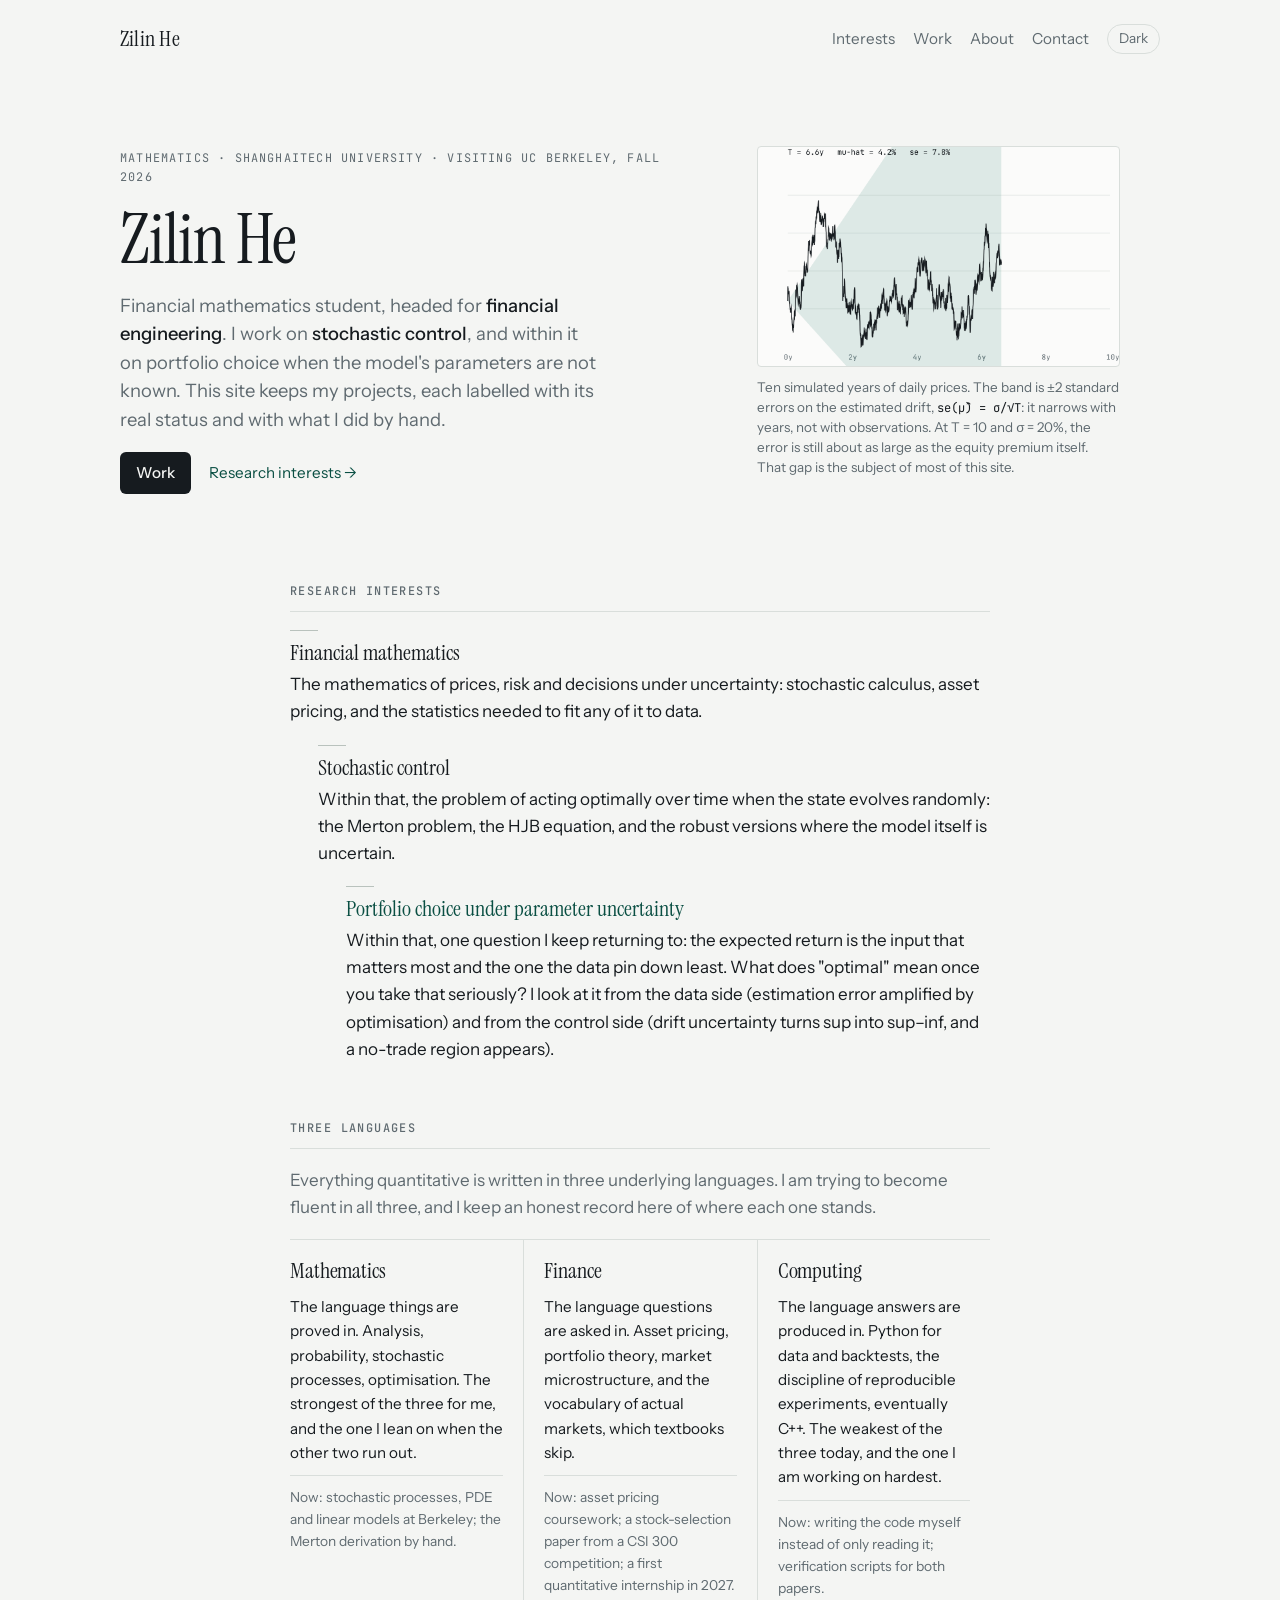
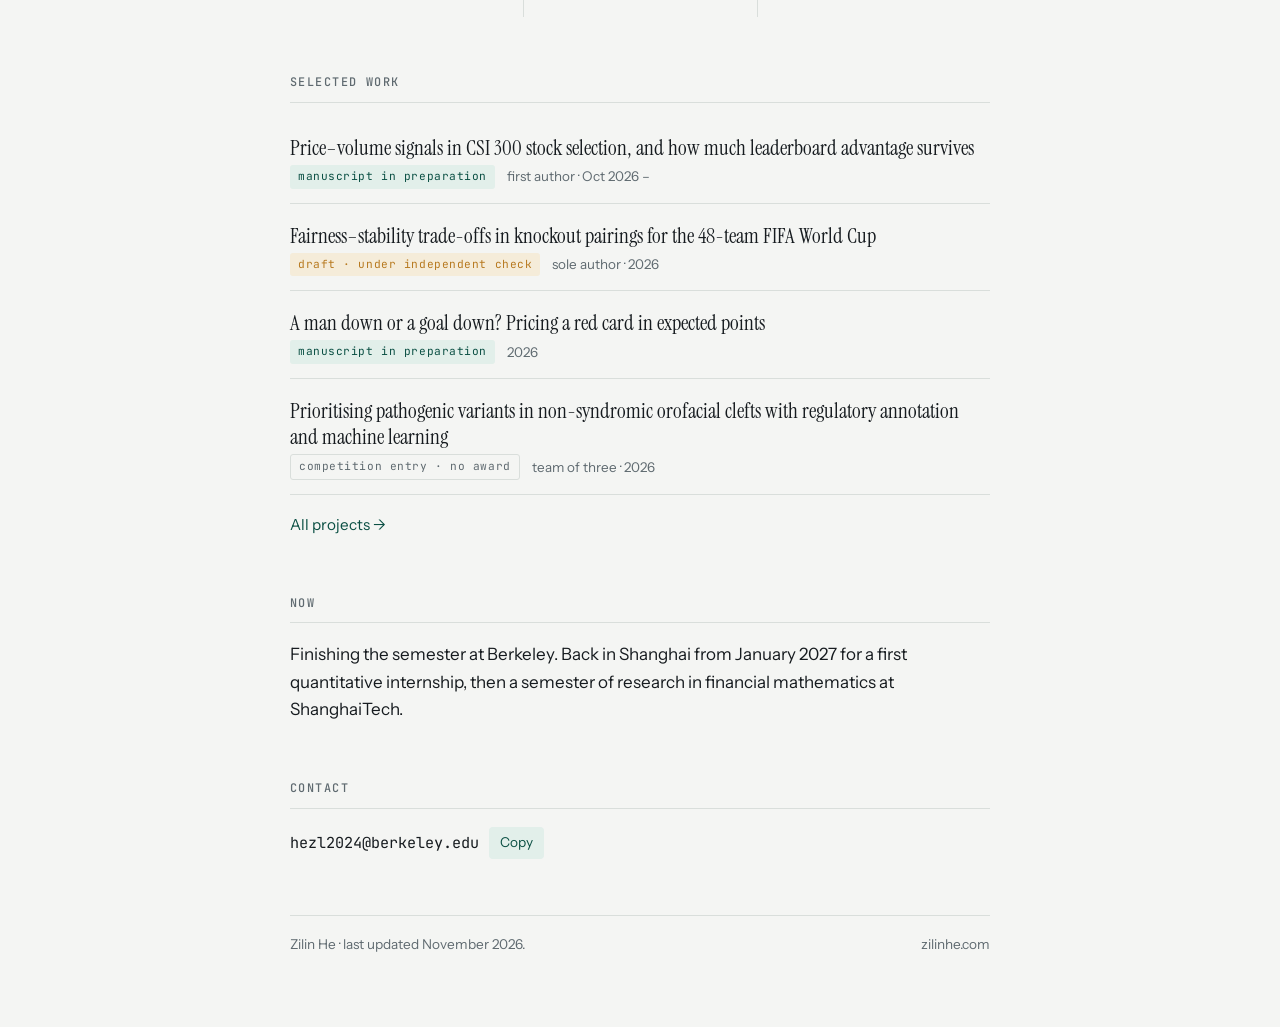
<file: index.html>
<!DOCTYPE html>
<html lang="en">
<head>
<meta charset="utf-8">
<meta name="viewport" content="width=device-width, initial-scale=1">
<title>Zilin He</title>
<meta name="description" content="Zilin He — mathematics undergraduate at ShanghaiTech University, visiting UC Berkeley. Portfolio choice under parameter uncertainty, quantitative research.">
<link rel="canonical" href="https://zilinhe.com/">
<meta property="og:type" content="website"><meta property="og:title" content="Zilin He"><meta property="og:description" content="Zilin He — mathematics undergraduate at ShanghaiTech University, visiting UC Berkeley. Portfolio choice under parameter uncertainty, quantitative research."><meta property="og:url" content="https://zilinhe.com/"><meta property="og:site_name" content="Zilin He">
<meta name="twitter:card" content="summary">
<link rel="icon" href="data:image/svg+xml,%3Csvg xmlns=%22http://www.w3.org/2000/svg%22 viewBox=%220 0 32 32%22%3E%3Crect width=%2232%22 height=%2232%22 rx=%226%22 fill=%22%230f6b5a%22/%3E%3Ctext x=%2216%22 y=%2222%22 font-family=%22Georgia,serif%22 font-size=%2217%22 font-weight=%22600%22 fill=%22white%22 text-anchor=%22middle%22%3EZH%3C/text%3E%3C/svg%3E">
<link rel="stylesheet" href="https://fonts.googleapis.com/css2?family=Instrument+Serif:ital@0;1&family=Instrument+Sans:wght@400;500;600&family=JetBrains+Mono:wght@400;500&display=swap">
<link rel="stylesheet" href="style.css?v=3b06a5097f8a">
<script type="application/ld+json">{"@context":"https://schema.org","@type":"Person","name":"Zilin He","url":"https://zilinhe.com/","email":"mailto:hezl2024@berkeley.edu","affiliation":[{"@type":"CollegeOrUniversity","name":"ShanghaiTech University"},{"@type":"CollegeOrUniversity","name":"University of California, Berkeley"}],"jobTitle":"Mathematics undergraduate","knowsAbout":["portfolio choice","quantitative research","combinatorial optimization"]}</script>
</head>
<body>
<div class="top"><a class="brand" href="index.html">Zilin He</a><nav><a href="index.html#interests">Interests</a><a href="projects/index.html">Work</a><a href="about.html">About</a><a href="index.html#contact">Contact</a><button type="button" id="theme" aria-label="Toggle color theme">Theme</button></nav></div>
<div class="hero">
<div class="hero-text">
<div class="eyebrow">Mathematics · ShanghaiTech University · visiting UC Berkeley, Fall 2026</div>
<h1>Zilin He</h1>
<p class="lede">Financial mathematics student, headed for <b>financial engineering</b>. I work on <b>stochastic control</b>, and within it on portfolio choice when the model's parameters are not known. This site keeps my projects, each labelled with its real status and with what I did by hand.</p>
<div class="hero-actions"><a class="btn" href="projects/index.html">Work</a><a href="#interests">Research interests</a></div>
</div>
<figure class="sketch"><canvas id="sk" width="560" height="340" aria-label="A simulated ten-year price path with the shrinking confidence band for its estimated drift"></canvas>
<figcaption>Ten simulated years of daily prices. The band is ±2 standard errors on the estimated drift, <span class="f">se(μ̂) = σ/√T</span>: it narrows with years, not with observations. At T = 10 and σ = 20%, the error is still about as large as the equity premium itself. That gap is the subject of most of this site.</figcaption></figure>
</div>
<div class="wrap">
<section id="interests"><h2>Research interests</h2>
<ol class="nest">
<li><span class="lvl">Financial mathematics</span><p>The mathematics of prices, risk and decisions under uncertainty: stochastic calculus, asset pricing, and the statistics needed to fit any of it to data.</p></li>
<li><span class="lvl">Stochastic control</span><p>Within that, the problem of acting optimally over time when the state evolves randomly: the Merton problem, the HJB equation, and the robust versions where the model itself is uncertain.</p></li>
<li><span class="lvl">Portfolio choice under parameter uncertainty</span><p>Within that, one question I keep returning to: the expected return is the input that matters most and the one the data pin down least. What does "optimal" mean once you take that seriously? I look at it from the data side (estimation error amplified by optimisation) and from the control side (drift uncertainty turns sup into sup–inf, and a no-trade region appears).</p></li>
</ol></section>

<section id="languages"><h2>Three languages</h2>
<p class="intro">Everything quantitative is written in three underlying languages. I am trying to become fluent in all three, and I keep an honest record here of where each one stands.</p>
<div class="langs">
<div class="lang"><h3>Mathematics</h3><p>The language things are proved in. Analysis, probability, stochastic processes, optimisation. The strongest of the three for me, and the one I lean on when the other two run out.</p><p class="stand">Now: stochastic processes, PDE and linear models at Berkeley; the Merton derivation by hand.</p></div>
<div class="lang"><h3>Finance</h3><p>The language questions are asked in. Asset pricing, portfolio theory, market microstructure, and the vocabulary of actual markets, which textbooks skip.</p><p class="stand">Now: asset pricing coursework; a stock-selection paper from a CSI 300 competition; a first quantitative internship in 2027.</p></div>
<div class="lang"><h3>Computing</h3><p>The language answers are produced in. Python for data and backtests, the discipline of reproducible experiments, eventually C++. The weakest of the three today, and the one I am working on hardest.</p><p class="stand">Now: writing the code myself instead of only reading it; verification scripts for both papers.</p></div>
</div></section>

<section id="work"><h2>Selected work</h2>
<ul class="worklist"><li><a href="projects/csi300.html">Price–volume signals in CSI 300 stock selection, and how much leaderboard advantage survives</a><span class="meta"><span class="tag prep">manuscript in preparation</span><span>first author · Oct 2026 –</span></span></li><li><a href="projects/worldcup.html">Fairness–stability trade-offs in knockout pairings for the 48-team FIFA World Cup</a><span class="meta"><span class="tag draft">draft · under independent check</span><span>sole author · 2026</span></span></li><li><a href="projects/redcard.html">A man down or a goal down? Pricing a red card in expected points</a><span class="meta"><span class="tag prep">manuscript in preparation</span><span>2026</span></span></li><li><a href="projects/gwas-clefts.html">Prioritising pathogenic variants in non-syndromic orofacial clefts with regulatory annotation and machine learning</a><span class="meta"><span class="tag learn">competition entry · no award</span><span>team of three · 2026</span></span></li></ul>
<a class="more" href="projects/index.html">All projects</a></section>

<section id="now"><h2>Now</h2><p>Finishing the semester at Berkeley. Back in Shanghai from January 2027 for a first quantitative internship, then a semester of research in financial mathematics at ShanghaiTech.</p></section>

<section id="contact"><h2>Contact</h2><div class="contact"><span class="email" id="email">hezl2024@berkeley.edu</span><button type="button" class="copy" id="copy">Copy</button></div></section>
</div>
<footer><span>Zilin He · last updated November 2026.</span><span>zilinhe.com</span></footer>
<script>(function(){var r=document.documentElement,b=document.getElementById('theme');try{var t=localStorage.getItem('theme');if(t)r.setAttribute('data-theme',t)}catch(e){}
function lab(){var cur=r.getAttribute('data-theme')||'auto';b.textContent=cur==='dark'?'Light':cur==='light'?'Dark':(matchMedia('(prefers-color-scheme:dark)').matches?'Light':'Dark')}
if(b){lab();b.addEventListener('click',function(){var cur=r.getAttribute('data-theme');var next=cur?(cur==='dark'?'light':'dark'):(matchMedia('(prefers-color-scheme:dark)').matches?'light':'dark');r.setAttribute('data-theme',next);try{localStorage.setItem('theme',next)}catch(e){}lab()})}})();</script><script>(function(){var c=document.getElementById('sk');if(!c)return;var dpr=Math.min(devicePixelRatio||1,2),W=560,H=340;c.width=W*dpr;c.height=H*dpr;var x=c.getContext('2d');x.scale(dpr,dpr);
var cs=getComputedStyle(document.documentElement);function col(n){return cs.getPropertyValue(n).trim()}
var N=252*10,sig=.2,mu=.07,dt=1/252,seed=7;function rnd(){seed=(seed*16807)%2147483647;var u=seed/2147483647;seed=(seed*16807)%2147483647;var v=seed/2147483647;return Math.sqrt(-2*Math.log(u+1e-12))*Math.cos(6.283185*v)}
var r=[],S=[1],s=0;for(var i=0;i<N;i++){var e=(mu-.5*sig*sig)*dt+sig*Math.sqrt(dt)*rnd();r.push(e);S.push(S[i]*Math.exp(e))}
var lo=Math.min.apply(null,S),hi=Math.max.apply(null,S);var pad={l:46,r:14,t:16,b:30},pw=W-pad.l-pad.r,ph=H-pad.t-pad.b;
function px(i){return pad.l+pw*i/N}function py(v){return pad.t+ph*(1-(Math.log(v)-Math.log(lo))/(Math.log(hi)-Math.log(lo)))}
function draw(n){cs=getComputedStyle(document.documentElement);x.clearRect(0,0,W,H);
x.strokeStyle=col('--rule');x.lineWidth=1;for(var y=1;y<=4;y++){var yy=pad.t+ph*y/5;x.beginPath();x.moveTo(pad.l,yy);x.lineTo(W-pad.r,yy);x.stroke()}
x.fillStyle=col('--muted');x.font='11px JetBrains Mono, monospace';for(var k=0;k<=10;k+=2){x.fillText(k+'y',px(k*252)-6,H-10)}
var T=Math.max(n,30)*dt,se=sig/Math.sqrt(T),mh=0;for(var i=0;i<n;i++)mh+=r[i];mh=(mh/n)/dt+.5*sig*sig;
x.fillStyle=col('--band');x.beginPath();x.moveTo(px(0),py(1));for(var i=1;i<=n;i++){x.lineTo(px(i),py(Math.exp((mh+2*se-.5*sig*sig)*i*dt)))}
for(var i=n;i>=1;i--){x.lineTo(px(i),py(Math.exp((mh-2*se-.5*sig*sig)*i*dt)))}x.closePath();x.fill();
x.strokeStyle=col('--fg');x.lineWidth=1.4;x.beginPath();x.moveTo(px(0),py(S[0]));for(var i=1;i<=n;i++)x.lineTo(px(i),py(S[i]));x.stroke();
x.fillStyle=col('--fg');x.font='12px JetBrains Mono, monospace';var txt='T = '+(n/252).toFixed(1)+'y   mu-hat = '+(mh*100).toFixed(1)+'%   se = '+(se*100).toFixed(1)+'%';x.fillText(txt,pad.l,12)}
var rm=matchMedia('(prefers-reduced-motion: reduce)').matches,n=rm?N:60;draw(n);
function step(){n=Math.min(N,n+Math.max(8,Math.round((N-n)*.012)));draw(n);if(n<N)requestAnimationFrame(step)}if(!rm)requestAnimationFrame(step);
var ob=new MutationObserver(function(){draw(n)});ob.observe(document.documentElement,{attributes:true,attributeFilter:['data-theme']});matchMedia('(prefers-color-scheme: dark)').addEventListener('change',function(){draw(n)})})();</script><script>(function(){var b=document.getElementById('copy'),e=document.getElementById('email');if(!b||!e)return;
b.addEventListener('click',function(){var t=e.textContent;function f(){var r=document.createRange();r.selectNodeContents(e);var s=getSelection();s.removeAllRanges();s.addRange(r);b.textContent='Selected';setTimeout(function(){b.textContent='Copy'},1500)}
if(navigator.clipboard&&navigator.clipboard.writeText){navigator.clipboard.writeText(t).then(function(){b.textContent='Copied';setTimeout(function(){b.textContent='Copy'},1500)},f)}else f()})})();</script>
</body>
</html>
</file>
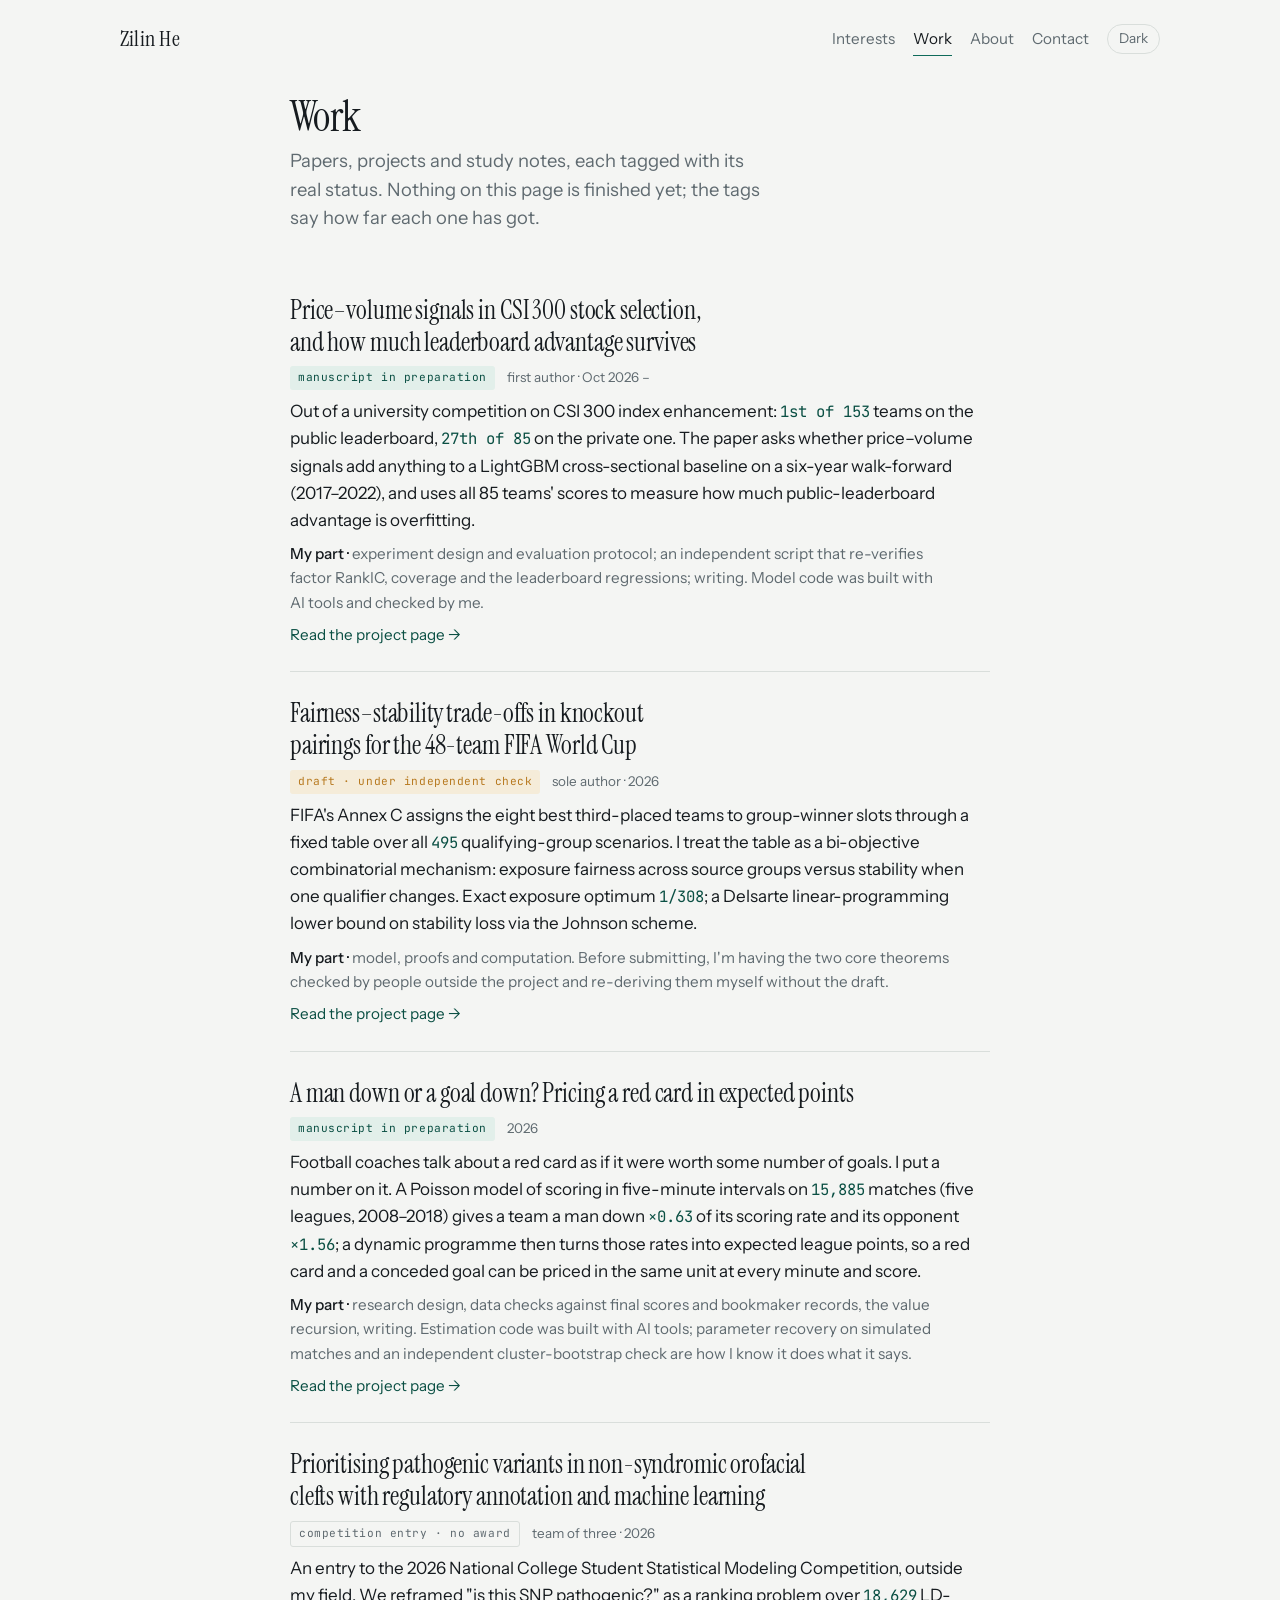
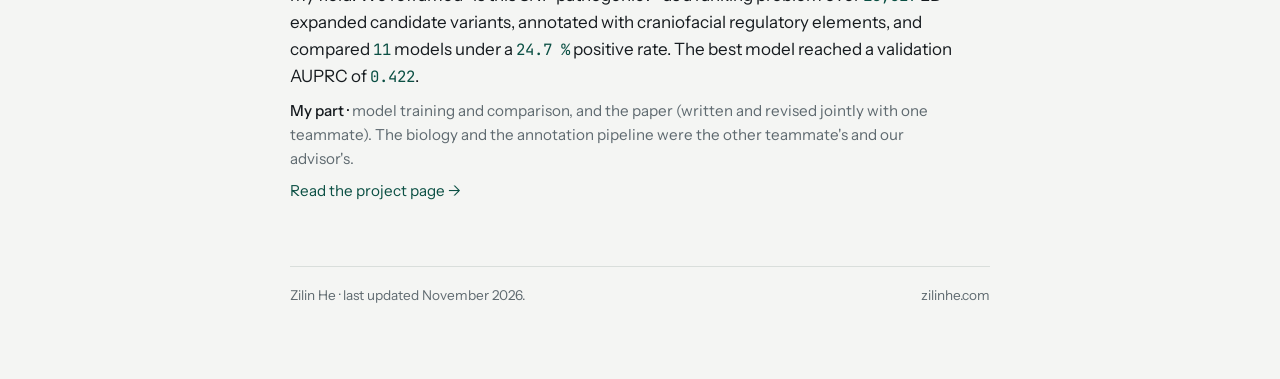
<file: projects/index.html>
<!DOCTYPE html>
<html lang="en">
<head>
<meta charset="utf-8">
<meta name="viewport" content="width=device-width, initial-scale=1">
<title>Work · Zilin He</title>
<meta name="description" content="Projects by Zilin He, each tagged with its current status.">
<link rel="canonical" href="https://zilinhe.com/projects/">
<meta property="og:type" content="website"><meta property="og:title" content="Work · Zilin He"><meta property="og:description" content="Projects by Zilin He, each tagged with its current status."><meta property="og:url" content="https://zilinhe.com/projects/"><meta property="og:site_name" content="Zilin He">
<meta name="twitter:card" content="summary">
<link rel="icon" href="data:image/svg+xml,%3Csvg xmlns=%22http://www.w3.org/2000/svg%22 viewBox=%220 0 32 32%22%3E%3Crect width=%2232%22 height=%2232%22 rx=%226%22 fill=%22%230f6b5a%22/%3E%3Ctext x=%2216%22 y=%2222%22 font-family=%22Georgia,serif%22 font-size=%2217%22 font-weight=%22600%22 fill=%22white%22 text-anchor=%22middle%22%3EZH%3C/text%3E%3C/svg%3E">
<link rel="stylesheet" href="https://fonts.googleapis.com/css2?family=Instrument+Serif:ital@0;1&family=Instrument+Sans:wght@400;500;600&family=JetBrains+Mono:wght@400;500&display=swap">
<link rel="stylesheet" href="../style.css?v=3b06a5097f8a">

</head>
<body>
<div class="top"><a class="brand" href="../index.html">Zilin He</a><nav><a href="../index.html#interests">Interests</a><a href="../projects/index.html" aria-current="page">Work</a><a href="../about.html">About</a><a href="../index.html#contact">Contact</a><button type="button" id="theme" aria-label="Toggle color theme">Theme</button></nav></div>

<div class="wrap">
<header style="display:grid;gap:10px"><h1 style="font-size:2.6rem">Work</h1><p class="lede">Papers, projects and study notes, each tagged with its real status. Nothing on this page is finished yet; the tags say how far each one has got.</p></header>
<section><div class="proj">
<h3><a href="../projects/csi300.html">Price–volume signals in CSI 300 stock selection, and how much leaderboard advantage survives</a></h3>
<div class="meta"><span class="tag prep">manuscript in preparation</span><span>first author · Oct 2026 –</span></div>
<p>Out of a university competition on CSI 300 index enhancement: <span class="num">1st of 153</span> teams on the public leaderboard, <span class="num">27th of 85</span> on the private one. The paper asks whether price–volume signals add anything to a LightGBM cross-sectional baseline on a six-year walk-forward (2017–2022), and uses all 85 teams' scores to measure how much public-leaderboard advantage is overfitting.</p><p class="role">experiment design and evaluation protocol; an independent script that re-verifies factor RankIC, coverage and the leaderboard regressions; writing. Model code was built with AI tools and checked by me.</p>
<a class="more" href="../projects/csi300.html">Read the project page</a>
</div><div class="proj">
<h3><a href="../projects/worldcup.html">Fairness–stability trade-offs in knockout pairings for the 48-team FIFA World Cup</a></h3>
<div class="meta"><span class="tag draft">draft · under independent check</span><span>sole author · 2026</span></div>
<p>FIFA's Annex C assigns the eight best third-placed teams to group-winner slots through a fixed table over all <span class="num">495</span> qualifying-group scenarios. I treat the table as a bi-objective combinatorial mechanism: exposure fairness across source groups versus stability when one qualifier changes. Exact exposure optimum <span class="num">1/308</span>; a Delsarte linear-programming lower bound on stability loss via the Johnson scheme.</p><p class="role">model, proofs and computation. Before submitting, I'm having the two core theorems checked by people outside the project and re-deriving them myself without the draft.</p>
<a class="more" href="../projects/worldcup.html">Read the project page</a>
</div><div class="proj">
<h3><a href="../projects/redcard.html">A man down or a goal down? Pricing a red card in expected points</a></h3>
<div class="meta"><span class="tag prep">manuscript in preparation</span><span>2026</span></div>
<p>Football coaches talk about a red card as if it were worth some number of goals. I put a number on it. A Poisson model of scoring in five-minute intervals on <span class="num">15,885</span> matches (five leagues, 2008–2018) gives a team a man down <span class="num">×0.63</span> of its scoring rate and its opponent <span class="num">×1.56</span>; a dynamic programme then turns those rates into expected league points, so a red card and a conceded goal can be priced in the same unit at every minute and score.</p><p class="role">research design, data checks against final scores and bookmaker records, the value recursion, writing. Estimation code was built with AI tools; parameter recovery on simulated matches and an independent cluster-bootstrap check are how I know it does what it says.</p>
<a class="more" href="../projects/redcard.html">Read the project page</a>
</div><div class="proj">
<h3><a href="../projects/gwas-clefts.html">Prioritising pathogenic variants in non-syndromic orofacial clefts with regulatory annotation and machine learning</a></h3>
<div class="meta"><span class="tag learn">competition entry · no award</span><span>team of three · 2026</span></div>
<p>An entry to the 2026 National College Student Statistical Modeling Competition, outside my field. We reframed "is this SNP pathogenic?" as a ranking problem over <span class="num">18,629</span> LD-expanded candidate variants, annotated with craniofacial regulatory elements, and compared <span class="num">11</span> models under a <span class="num">24.7 %</span> positive rate. The best model reached a validation AUPRC of <span class="num">0.422</span>.</p><p class="role">model training and comparison, and the paper (written and revised jointly with one teammate). The biology and the annotation pipeline were the other teammate's and our advisor's.</p>
<a class="more" href="../projects/gwas-clefts.html">Read the project page</a>
</div></section>
</div>
<footer><span>Zilin He · last updated November 2026.</span><span>zilinhe.com</span></footer>
<script>(function(){var r=document.documentElement,b=document.getElementById('theme');try{var t=localStorage.getItem('theme');if(t)r.setAttribute('data-theme',t)}catch(e){}
function lab(){var cur=r.getAttribute('data-theme')||'auto';b.textContent=cur==='dark'?'Light':cur==='light'?'Dark':(matchMedia('(prefers-color-scheme:dark)').matches?'Light':'Dark')}
if(b){lab();b.addEventListener('click',function(){var cur=r.getAttribute('data-theme');var next=cur?(cur==='dark'?'light':'dark'):(matchMedia('(prefers-color-scheme:dark)').matches?'light':'dark');r.setAttribute('data-theme',next);try{localStorage.setItem('theme',next)}catch(e){}lab()})}})();</script>
</body>
</html>
</file>
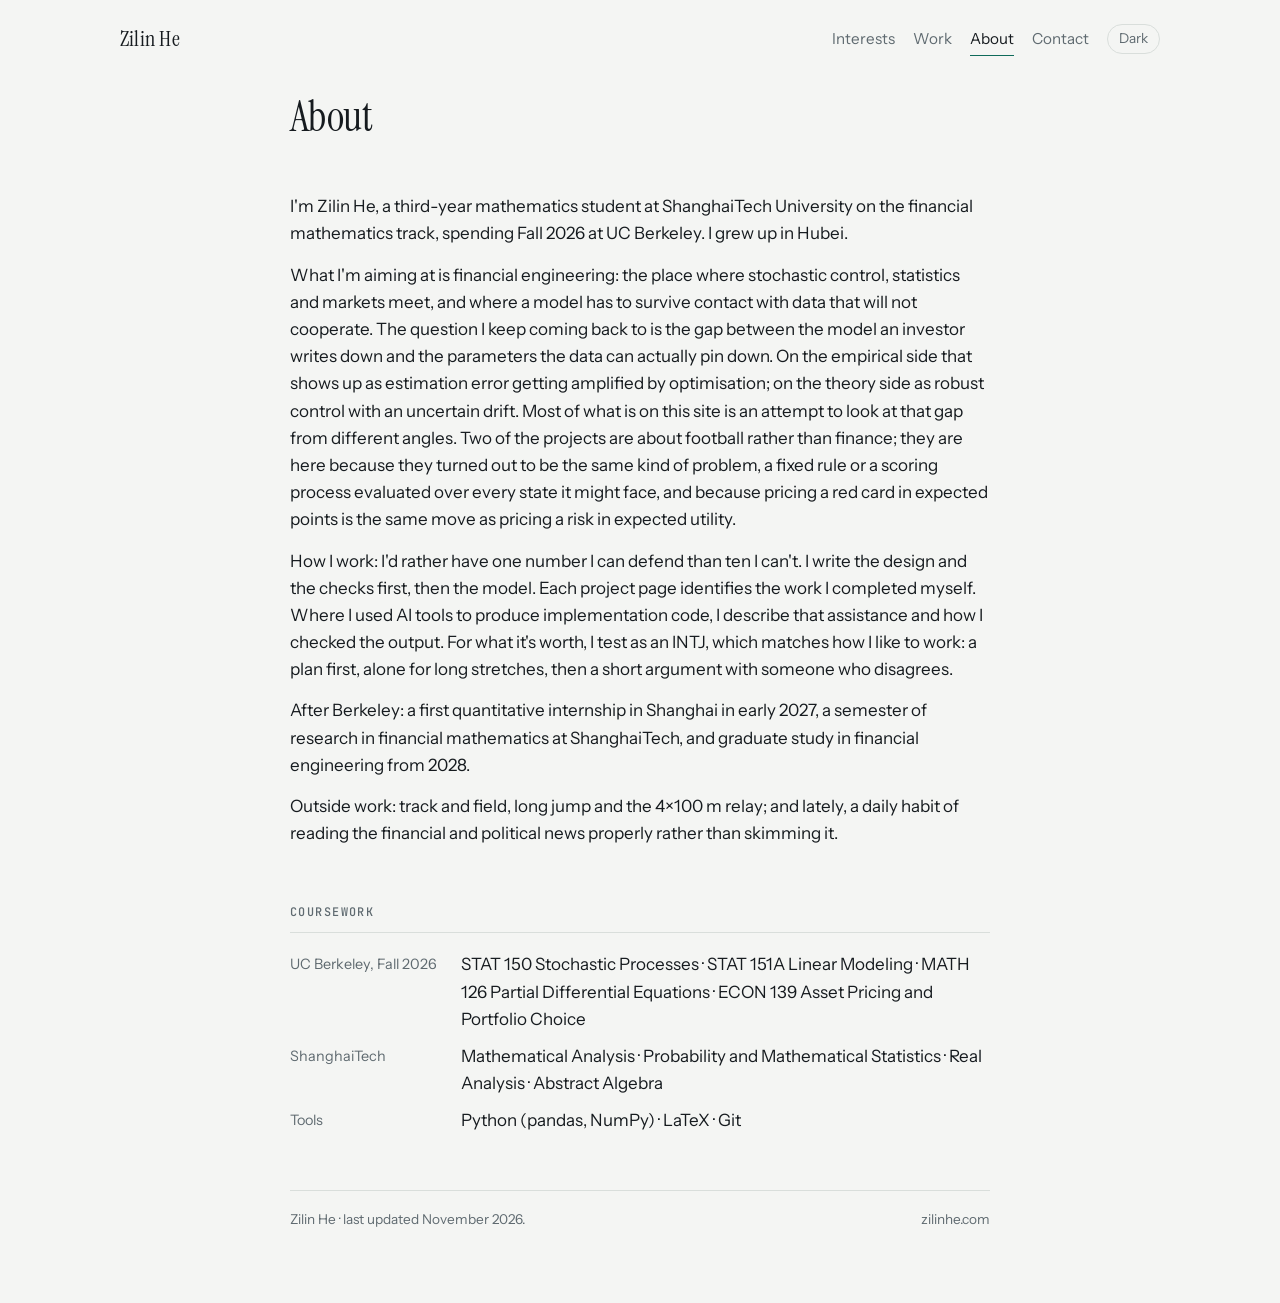
<file: about.html>
<!DOCTYPE html>
<html lang="en">
<head>
<meta charset="utf-8">
<meta name="viewport" content="width=device-width, initial-scale=1">
<title>About · Zilin He</title>
<meta name="description" content="About Zilin He: background, interests, and what is on this site.">
<link rel="canonical" href="https://zilinhe.com/about.html">
<meta property="og:type" content="website"><meta property="og:title" content="About · Zilin He"><meta property="og:description" content="About Zilin He: background, interests, and what is on this site."><meta property="og:url" content="https://zilinhe.com/about.html"><meta property="og:site_name" content="Zilin He">
<meta name="twitter:card" content="summary">
<link rel="icon" href="data:image/svg+xml,%3Csvg xmlns=%22http://www.w3.org/2000/svg%22 viewBox=%220 0 32 32%22%3E%3Crect width=%2232%22 height=%2232%22 rx=%226%22 fill=%22%230f6b5a%22/%3E%3Ctext x=%2216%22 y=%2222%22 font-family=%22Georgia,serif%22 font-size=%2217%22 font-weight=%22600%22 fill=%22white%22 text-anchor=%22middle%22%3EZH%3C/text%3E%3C/svg%3E">
<link rel="stylesheet" href="https://fonts.googleapis.com/css2?family=Instrument+Serif:ital@0;1&family=Instrument+Sans:wght@400;500;600&family=JetBrains+Mono:wght@400;500&display=swap">
<link rel="stylesheet" href="style.css?v=3b06a5097f8a">

</head>
<body>
<div class="top"><a class="brand" href="index.html">Zilin He</a><nav><a href="index.html#interests">Interests</a><a href="projects/index.html">Work</a><a href="about.html" aria-current="page">About</a><a href="index.html#contact">Contact</a><button type="button" id="theme" aria-label="Toggle color theme">Theme</button></nav></div>

<div class="wrap">
<header style="display:grid;gap:10px"><h1 style="font-size:2.6rem">About</h1></header>
<section style="gap:14px">
<p>I'm Zilin He, a third-year mathematics student at ShanghaiTech University on the financial mathematics track, spending Fall 2026 at UC Berkeley. I grew up in Hubei.</p>
<p>What I'm aiming at is financial engineering: the place where stochastic control, statistics and markets meet, and where a model has to survive contact with data that will not cooperate. The question I keep coming back to is the gap between the model an investor writes down and the parameters the data can actually pin down. On the empirical side that shows up as estimation error getting amplified by optimisation; on the theory side as robust control with an uncertain drift. Most of what is on this site is an attempt to look at that gap from different angles. Two of the projects are about football rather than finance; they are here because they turned out to be the same kind of problem, a fixed rule or a scoring process evaluated over every state it might face, and because pricing a red card in expected points is the same move as pricing a risk in expected utility.</p>
<p>How I work: I'd rather have one number I can defend than ten I can't. I write the design and the checks first, then the model. Each project page identifies the work I completed myself. Where I used AI tools to produce implementation code, I describe that assistance and how I checked the output. For what it's worth, I test as an INTJ, which matches how I like to work: a plan first, alone for long stretches, then a short argument with someone who disagrees.</p>
<p>After Berkeley: a first quantitative internship in Shanghai in early 2027, a semester of research in financial mathematics at ShanghaiTech, and graduate study in financial engineering from 2028.</p>
<p>Outside work: track and field, long jump and the 4×100 m relay; and lately, a daily habit of reading the financial and political news properly rather than skimming it.</p>
</section>
<section id="coursework"><h2>Coursework</h2><dl>
<dt>UC Berkeley, Fall 2026</dt><dd>STAT 150 Stochastic Processes · STAT 151A Linear Modeling · MATH 126 Partial Differential Equations · ECON 139 Asset Pricing and Portfolio Choice</dd>
<dt>ShanghaiTech</dt><dd>Mathematical Analysis · Probability and Mathematical Statistics · Real Analysis · Abstract Algebra</dd>
<dt>Tools</dt><dd>Python (pandas, NumPy) · LaTeX · Git</dd></dl></section>
</div>
<footer><span>Zilin He · last updated November 2026.</span><span>zilinhe.com</span></footer>
<script>(function(){var r=document.documentElement,b=document.getElementById('theme');try{var t=localStorage.getItem('theme');if(t)r.setAttribute('data-theme',t)}catch(e){}
function lab(){var cur=r.getAttribute('data-theme')||'auto';b.textContent=cur==='dark'?'Light':cur==='light'?'Dark':(matchMedia('(prefers-color-scheme:dark)').matches?'Light':'Dark')}
if(b){lab();b.addEventListener('click',function(){var cur=r.getAttribute('data-theme');var next=cur?(cur==='dark'?'light':'dark'):(matchMedia('(prefers-color-scheme:dark)').matches?'light':'dark');r.setAttribute('data-theme',next);try{localStorage.setItem('theme',next)}catch(e){}lab()})}})();</script>
</body>
</html>
</file>
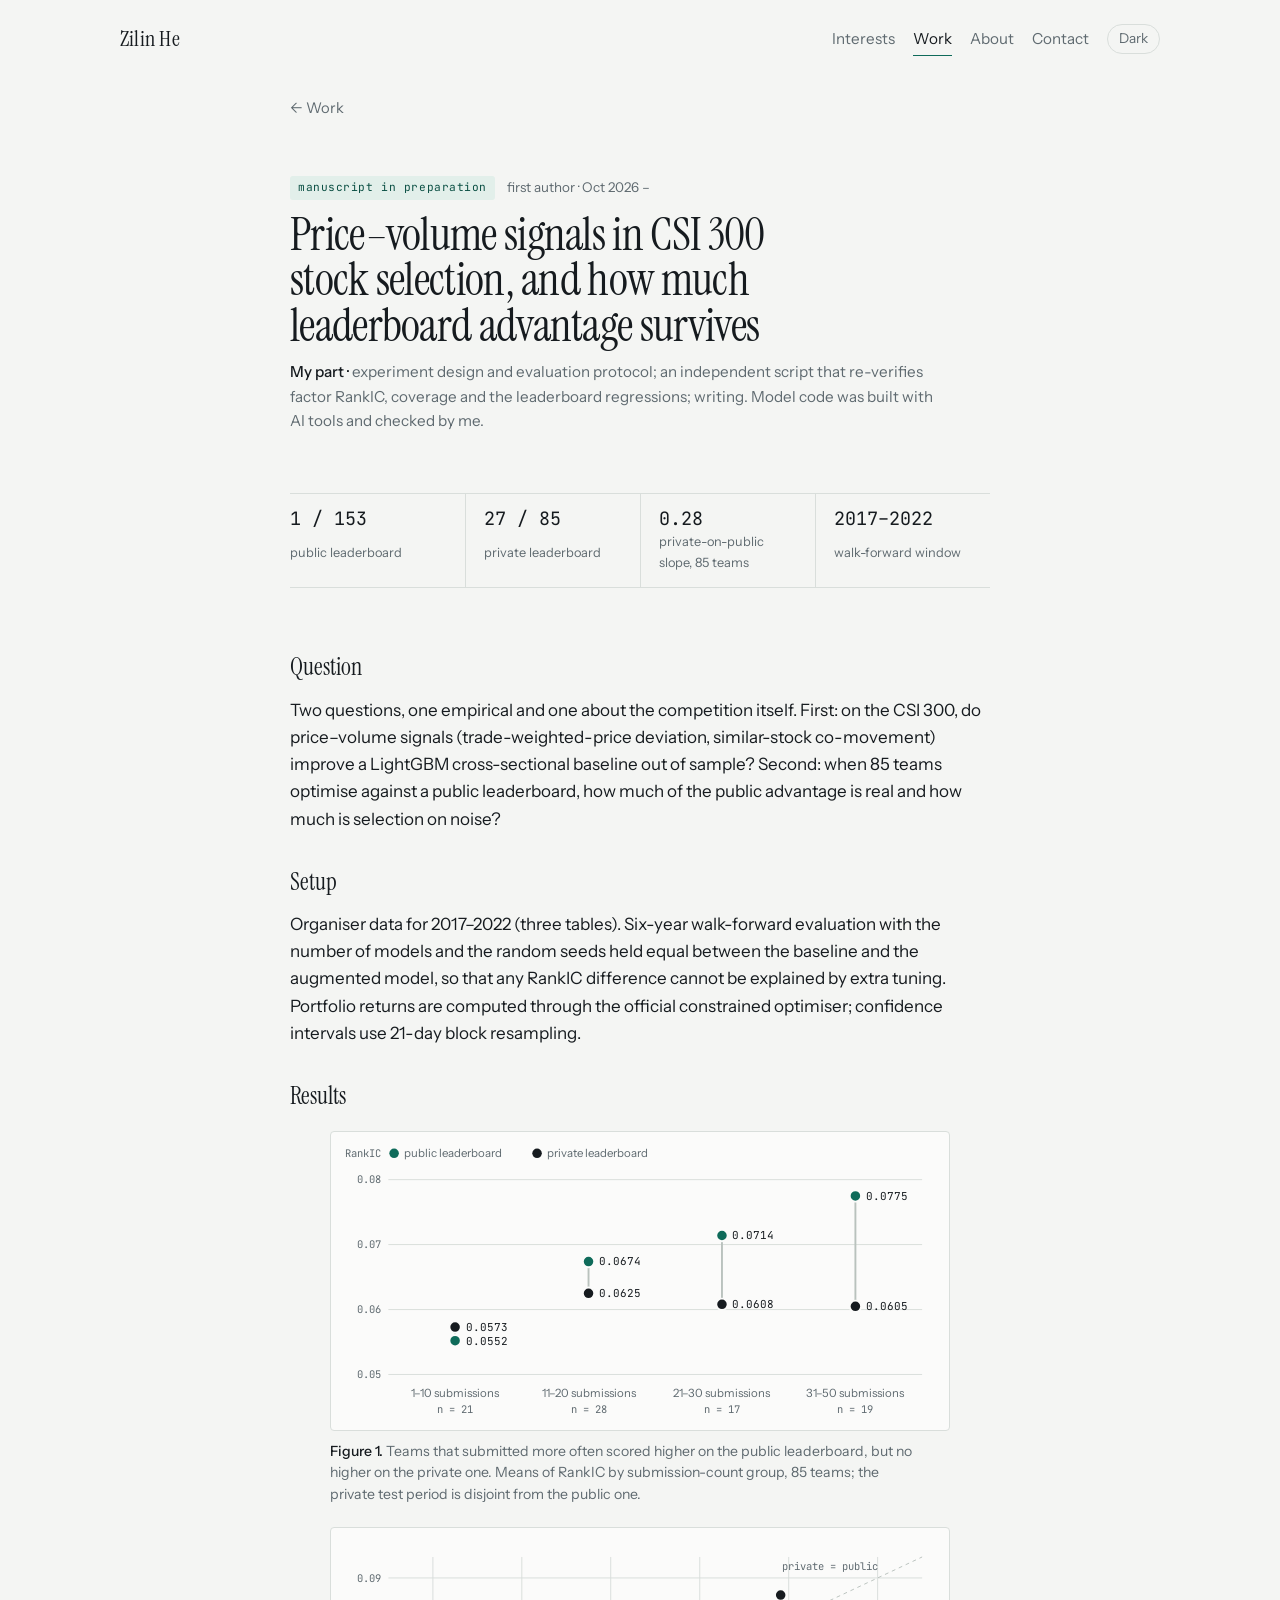
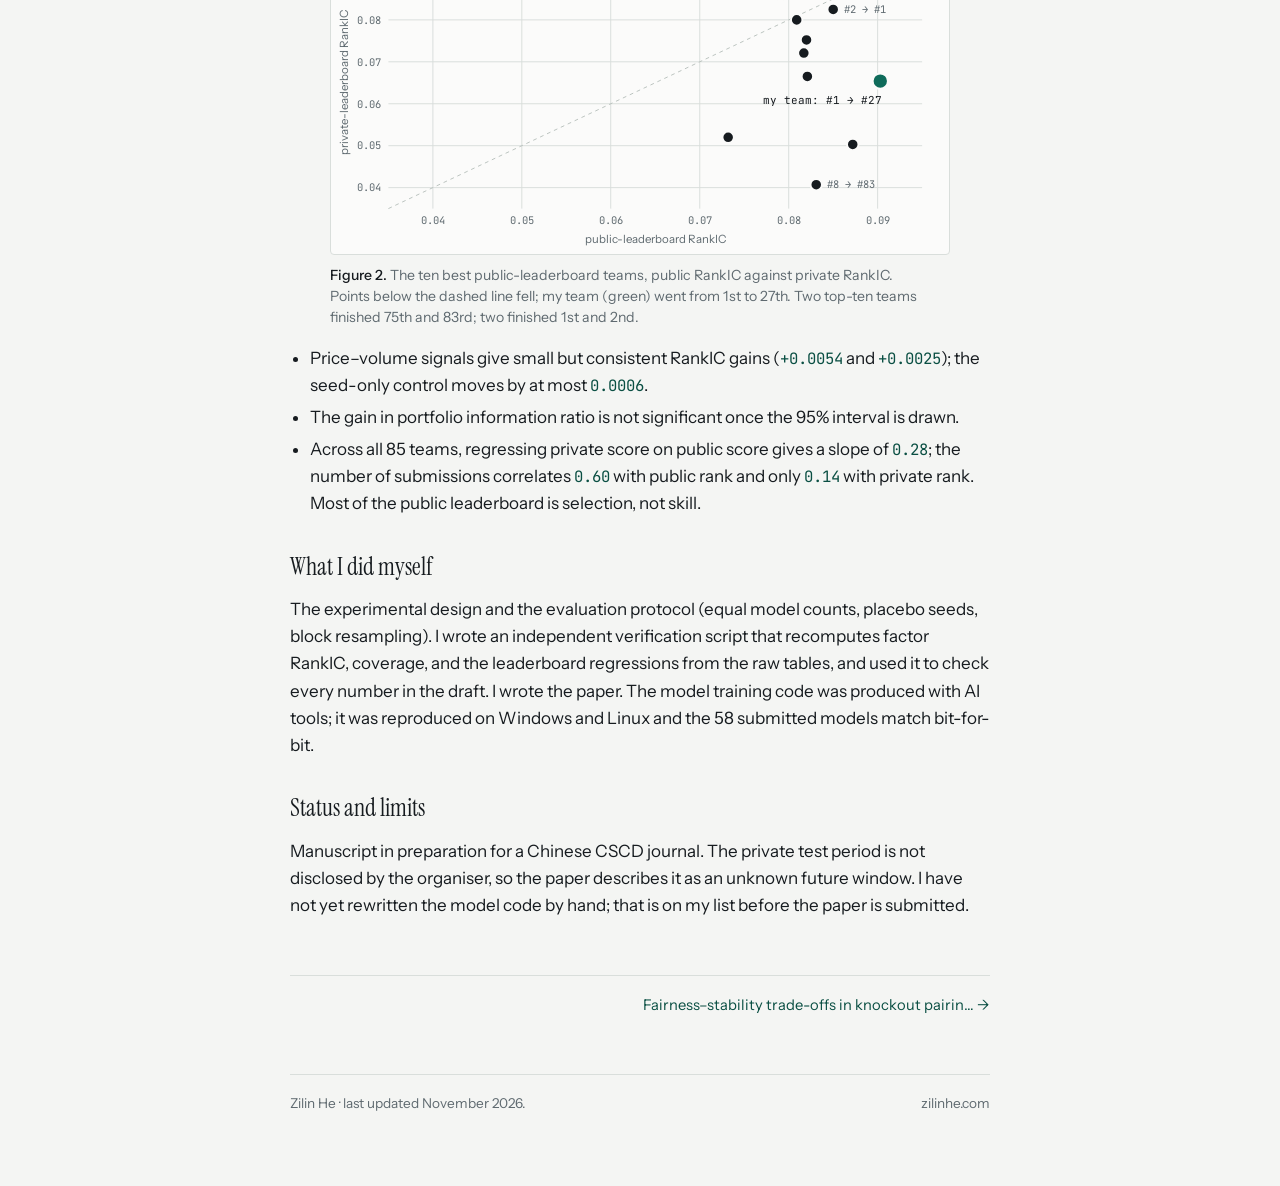
<file: projects/csi300.html>
<!DOCTYPE html>
<html lang="en">
<head>
<meta charset="utf-8">
<meta name="viewport" content="width=device-width, initial-scale=1">
<title>Price–volume signals in CSI 300 stock selection, and how much leaderboard advantage survives · Zilin He</title>
<meta name="description" content="A CSI 300 competition study of price-volume signals, out-of-sample evaluation, and the gap between public and private leaderboard performance.">
<link rel="canonical" href="https://zilinhe.com/projects/csi300.html">
<meta property="og:type" content="article"><meta property="og:title" content="Price–volume signals in CSI 300 stock selection, and how much leaderboard advantage survives · Zilin He"><meta property="og:description" content="A CSI 300 competition study of price-volume signals, out-of-sample evaluation, and the gap between public and private leaderboard performance."><meta property="og:url" content="https://zilinhe.com/projects/csi300.html"><meta property="og:site_name" content="Zilin He">
<meta name="twitter:card" content="summary">
<link rel="icon" href="data:image/svg+xml,%3Csvg xmlns=%22http://www.w3.org/2000/svg%22 viewBox=%220 0 32 32%22%3E%3Crect width=%2232%22 height=%2232%22 rx=%226%22 fill=%22%230f6b5a%22/%3E%3Ctext x=%2216%22 y=%2222%22 font-family=%22Georgia,serif%22 font-size=%2217%22 font-weight=%22600%22 fill=%22white%22 text-anchor=%22middle%22%3EZH%3C/text%3E%3C/svg%3E">
<link rel="stylesheet" href="https://fonts.googleapis.com/css2?family=Instrument+Serif:ital@0;1&family=Instrument+Sans:wght@400;500;600&family=JetBrains+Mono:wght@400;500&display=swap">
<link rel="stylesheet" href="../style.css?v=3b06a5097f8a">

</head>
<body>
<div class="top"><a class="brand" href="../index.html">Zilin He</a><nav><a href="../index.html#interests">Interests</a><a href="../projects/index.html" aria-current="page">Work</a><a href="../about.html">About</a><a href="../index.html#contact">Contact</a><button type="button" id="theme" aria-label="Toggle color theme">Theme</button></nav></div>

<div class="wrap">
<a class="back" href="index.html">← Work</a>
<header style="display:grid;gap:12px"><div class="meta"><span class="tag prep">manuscript in preparation</span><span>first author · Oct 2026 –</span></div><h1 style="font-size:clamp(2rem,4.5vw,2.9rem)">Price–volume signals in CSI 300 stock selection, and how much leaderboard advantage survives</h1><p class="role">experiment design and evaluation protocol; an independent script that re-verifies factor RankIC, coverage and the leaderboard regressions; writing. Model code was built with AI tools and checked by me.</p></header>
<div class="facts"><div><span class="v">1 / 153</span><span class="k">public leaderboard</span></div><div><span class="v">27 / 85</span><span class="k">private leaderboard</span></div><div><span class="v">0.28</span><span class="k">private-on-public slope, 85 teams</span></div><div><span class="v">2017–2022</span><span class="k">walk-forward window</span></div></div>
<div class="article"><section><h2>Question</h2><p>Two questions, one empirical and one about the competition itself. First: on the CSI 300, do price–volume signals (trade-weighted-price deviation, similar-stock co-movement) improve a LightGBM cross-sectional baseline out of sample? Second: when 85 teams optimise against a public leaderboard, how much of the public advantage is real and how much is selection on noise?</p></section><section><h2>Setup</h2><p>Organiser data for 2017–2022 (three tables). Six-year walk-forward evaluation with the number of models and the random seeds held equal between the baseline and the augmented model, so that any RankIC difference cannot be explained by extra tuning. Portfolio returns are computed through the official constrained optimiser; confidence intervals use 21-day block resampling.</p></section><section><h2>Results</h2><figure class="fig"><svg viewBox="0 0 640 300" role="img" aria-label="Mean public and private RankIC of 85 teams grouped by number of submissions" xmlns="http://www.w3.org/2000/svg" style="width:100%;height:auto;display:block"><line x1="56" x2="616" y1="246.0" y2="246.0" stroke="var(--rule)" stroke-width="1"/><text x="48" y="250.0" text-anchor="end" style="font-family:var(--mono);font-size:11px;fill:var(--muted)">0.05</text><line x1="56" x2="616" y1="177.9" y2="177.9" stroke="var(--rule)" stroke-width="1"/><text x="48" y="181.9" text-anchor="end" style="font-family:var(--mono);font-size:11px;fill:var(--muted)">0.06</text><line x1="56" x2="616" y1="109.7" y2="109.7" stroke="var(--rule)" stroke-width="1"/><text x="48" y="113.7" text-anchor="end" style="font-family:var(--mono);font-size:11px;fill:var(--muted)">0.07</text><line x1="56" x2="616" y1="41.6" y2="41.6" stroke="var(--rule)" stroke-width="1"/><text x="48" y="45.6" text-anchor="end" style="font-family:var(--mono);font-size:11px;fill:var(--muted)">0.08</text><line x1="126.0" x2="126.0" y1="210.6" y2="196.3" stroke="var(--rule-strong)" stroke-width="2"/><circle cx="126.0" cy="210.6" r="6" fill="var(--accent)" stroke="var(--surface)" stroke-width="2"><title>Public leaderboard, 21 teams: mean RankIC 0.0552</title></circle><circle cx="126.0" cy="196.3" r="6" fill="var(--fg)" stroke="var(--surface)" stroke-width="2"><title>Private leaderboard, 21 teams: mean RankIC 0.0573</title></circle><text x="137.0" y="214.6" style="font-family:var(--mono);font-size:11.5px;fill:var(--fg)">0.0552</text><text x="137.0" y="200.3" style="font-family:var(--mono);font-size:11.5px;fill:var(--fg)">0.0573</text><text x="126.0" y="270" text-anchor="middle" style="font-family:var(--body);font-size:12px;fill:var(--muted)">1–10 submissions</text><text x="126.0" y="286" text-anchor="middle" style="font-family:var(--mono);font-size:11px;fill:var(--muted)">n = 21</text><line x1="266.0" x2="266.0" y1="127.5" y2="160.8" stroke="var(--rule-strong)" stroke-width="2"/><circle cx="266.0" cy="127.5" r="6" fill="var(--accent)" stroke="var(--surface)" stroke-width="2"><title>Public leaderboard, 28 teams: mean RankIC 0.0674</title></circle><circle cx="266.0" cy="160.8" r="6" fill="var(--fg)" stroke="var(--surface)" stroke-width="2"><title>Private leaderboard, 28 teams: mean RankIC 0.0625</title></circle><text x="277.0" y="131.5" style="font-family:var(--mono);font-size:11.5px;fill:var(--fg)">0.0674</text><text x="277.0" y="164.8" style="font-family:var(--mono);font-size:11.5px;fill:var(--fg)">0.0625</text><text x="266.0" y="270" text-anchor="middle" style="font-family:var(--body);font-size:12px;fill:var(--muted)">11–20 submissions</text><text x="266.0" y="286" text-anchor="middle" style="font-family:var(--mono);font-size:11px;fill:var(--muted)">n = 28</text><line x1="406.0" x2="406.0" y1="100.2" y2="172.4" stroke="var(--rule-strong)" stroke-width="2"/><circle cx="406.0" cy="100.2" r="6" fill="var(--accent)" stroke="var(--surface)" stroke-width="2"><title>Public leaderboard, 17 teams: mean RankIC 0.0714</title></circle><circle cx="406.0" cy="172.4" r="6" fill="var(--fg)" stroke="var(--surface)" stroke-width="2"><title>Private leaderboard, 17 teams: mean RankIC 0.0608</title></circle><text x="417.0" y="104.2" style="font-family:var(--mono);font-size:11.5px;fill:var(--fg)">0.0714</text><text x="417.0" y="176.4" style="font-family:var(--mono);font-size:11.5px;fill:var(--fg)">0.0608</text><text x="406.0" y="270" text-anchor="middle" style="font-family:var(--body);font-size:12px;fill:var(--muted)">21–30 submissions</text><text x="406.0" y="286" text-anchor="middle" style="font-family:var(--mono);font-size:11px;fill:var(--muted)">n = 17</text><line x1="546.0" x2="546.0" y1="58.7" y2="174.5" stroke="var(--rule-strong)" stroke-width="2"/><circle cx="546.0" cy="58.7" r="6" fill="var(--accent)" stroke="var(--surface)" stroke-width="2"><title>Public leaderboard, 19 teams: mean RankIC 0.0775</title></circle><circle cx="546.0" cy="174.5" r="6" fill="var(--fg)" stroke="var(--surface)" stroke-width="2"><title>Private leaderboard, 19 teams: mean RankIC 0.0605</title></circle><text x="557.0" y="62.7" style="font-family:var(--mono);font-size:11.5px;fill:var(--fg)">0.0775</text><text x="557.0" y="178.5" style="font-family:var(--mono);font-size:11.5px;fill:var(--fg)">0.0605</text><text x="546.0" y="270" text-anchor="middle" style="font-family:var(--body);font-size:12px;fill:var(--muted)">31–50 submissions</text><text x="546.0" y="286" text-anchor="middle" style="font-family:var(--mono);font-size:11px;fill:var(--muted)">n = 19</text><circle cx="62" cy="14" r="5" fill="var(--accent)"/><text x="72" y="18" style="font-family:var(--body);font-size:12px;fill:var(--muted)">public leaderboard</text><circle cx="212" cy="14" r="5" fill="var(--fg)"/><text x="222" y="18" style="font-family:var(--body);font-size:12px;fill:var(--muted)">private leaderboard</text><text x="48" y="18" text-anchor="end" style="font-family:var(--mono);font-size:11px;fill:var(--muted)">RankIC</text></svg><figcaption><span class="fn">Figure 1.</span> Teams that submitted more often scored higher on the public leaderboard, but no higher on the private one. Means of RankIC by submission-count group, 85 teams; the private test period is disjoint from the public one.</figcaption></figure><figure class="fig"><svg viewBox="0 0 640 330" role="img" aria-label="The ten best public-leaderboard teams: public versus private RankIC" xmlns="http://www.w3.org/2000/svg" style="width:100%;height:auto;display:block"><line x1="102.7" x2="102.7" y1="22" y2="286" stroke="var(--rule)"/><line x1="56" x2="616" y1="264.0" y2="264.0" stroke="var(--rule)"/><text x="102.7" y="302" text-anchor="middle" style="font-family:var(--mono);font-size:11px;fill:var(--muted)">0.04</text><text x="48" y="268.0" text-anchor="end" style="font-family:var(--mono);font-size:11px;fill:var(--muted)">0.04</text><line x1="196.0" x2="196.0" y1="22" y2="286" stroke="var(--rule)"/><line x1="56" x2="616" y1="220.0" y2="220.0" stroke="var(--rule)"/><text x="196.0" y="302" text-anchor="middle" style="font-family:var(--mono);font-size:11px;fill:var(--muted)">0.05</text><text x="48" y="224.0" text-anchor="end" style="font-family:var(--mono);font-size:11px;fill:var(--muted)">0.05</text><line x1="289.3" x2="289.3" y1="22" y2="286" stroke="var(--rule)"/><line x1="56" x2="616" y1="176.0" y2="176.0" stroke="var(--rule)"/><text x="289.3" y="302" text-anchor="middle" style="font-family:var(--mono);font-size:11px;fill:var(--muted)">0.06</text><text x="48" y="180.0" text-anchor="end" style="font-family:var(--mono);font-size:11px;fill:var(--muted)">0.06</text><line x1="382.7" x2="382.7" y1="22" y2="286" stroke="var(--rule)"/><line x1="56" x2="616" y1="132.0" y2="132.0" stroke="var(--rule)"/><text x="382.7" y="302" text-anchor="middle" style="font-family:var(--mono);font-size:11px;fill:var(--muted)">0.07</text><text x="48" y="136.0" text-anchor="end" style="font-family:var(--mono);font-size:11px;fill:var(--muted)">0.07</text><line x1="476.0" x2="476.0" y1="22" y2="286" stroke="var(--rule)"/><line x1="56" x2="616" y1="88.0" y2="88.0" stroke="var(--rule)"/><text x="476.0" y="302" text-anchor="middle" style="font-family:var(--mono);font-size:11px;fill:var(--muted)">0.08</text><text x="48" y="92.0" text-anchor="end" style="font-family:var(--mono);font-size:11px;fill:var(--muted)">0.08</text><line x1="569.3" x2="569.3" y1="22" y2="286" stroke="var(--rule)"/><line x1="56" x2="616" y1="44.0" y2="44.0" stroke="var(--rule)"/><text x="569.3" y="302" text-anchor="middle" style="font-family:var(--mono);font-size:11px;fill:var(--muted)">0.09</text><text x="48" y="48.0" text-anchor="end" style="font-family:var(--mono);font-size:11px;fill:var(--muted)">0.09</text><line x1="56.0" y1="286.0" x2="616.0" y2="22.0" stroke="var(--rule-strong)" stroke-dasharray="4 4"/><text x="569.3" y="36.0" text-anchor="end" style="font-family:var(--mono);font-size:11px;fill:var(--muted)">private = public</text><circle cx="572.1" cy="152.2" r="8" fill="var(--accent)" stroke="var(--surface)" stroke-width="2"><title>Public #1 → private #27: RankIC 0.0903 → 0.0654, 32 submissions</title></circle><text x="574.1" y="176.2" text-anchor="end" style="font-family:var(--mono);font-size:11.5px;fill:var(--fg)">my team: #1 → #27</text><circle cx="522.7" cy="77.0" r="6" fill="var(--fg)" stroke="var(--surface)" stroke-width="2"><title>Public #2 → private #1: RankIC 0.0850 → 0.0825, 42 submissions</title></circle><text x="533.7" y="81.0" style="font-family:var(--mono);font-size:11px;fill:var(--muted)">#2 → #1</text><circle cx="495.6" cy="147.4" r="6" fill="var(--fg)" stroke="var(--surface)" stroke-width="2"><title>Public #3 → private #22: RankIC 0.0821 → 0.0665, 50 submissions</title></circle><circle cx="494.7" cy="109.1" r="6" fill="var(--fg)" stroke="var(--surface)" stroke-width="2"><title>Public #4 → private #14: RankIC 0.0820 → 0.0752, 17 submissions</title></circle><circle cx="484.4" cy="88.0" r="6" fill="var(--fg)" stroke="var(--surface)" stroke-width="2"><title>Public #5 → private #6: RankIC 0.0809 → 0.0800, 36 submissions</title></circle><circle cx="543.2" cy="218.7" r="6" fill="var(--fg)" stroke="var(--surface)" stroke-width="2"><title>Public #6 → private #75: RankIC 0.0872 → 0.0503, 49 submissions</title></circle><circle cx="491.9" cy="122.8" r="6" fill="var(--fg)" stroke="var(--surface)" stroke-width="2"><title>Public #7 → private #12: RankIC 0.0817 → 0.0721, 19 submissions</title></circle><circle cx="504.9" cy="260.9" r="6" fill="var(--fg)" stroke="var(--surface)" stroke-width="2"><title>Public #8 → private #83: RankIC 0.0831 → 0.0407, 40 submissions</title></circle><text x="515.9" y="264.9" style="font-family:var(--mono);font-size:11px;fill:var(--muted)">#8 → #83</text><circle cx="467.6" cy="62.0" r="6" fill="var(--fg)" stroke="var(--surface)" stroke-width="2"><title>Public #9 → private #2: RankIC 0.0791 → 0.0859, 24 submissions</title></circle><circle cx="412.5" cy="211.2" r="6" fill="var(--fg)" stroke="var(--surface)" stroke-width="2"><title>Public #10 → private #71: RankIC 0.0732 → 0.0520, 41 submissions</title></circle><text x="336.0" y="322" text-anchor="middle" style="font-family:var(--body);font-size:12px;fill:var(--muted)">public-leaderboard RankIC</text><text transform="translate(14 154.0) rotate(-90)" text-anchor="middle" style="font-family:var(--body);font-size:12px;fill:var(--muted)">private-leaderboard RankIC</text></svg><figcaption><span class="fn">Figure 2.</span> The ten best public-leaderboard teams, public RankIC against private RankIC. Points below the dashed line fell; my team (green) went from 1st to 27th. Two top-ten teams finished 75th and 83rd; two finished 1st and 2nd.</figcaption></figure><ul><li>Price–volume signals give small but consistent RankIC gains (<span class="num">+0.0054</span> and <span class="num">+0.0025</span>); the seed-only control moves by at most <span class="num">0.0006</span>.</li><li>The gain in portfolio information ratio is not significant once the 95% interval is drawn.</li><li>Across all 85 teams, regressing private score on public score gives a slope of <span class="num">0.28</span>; the number of submissions correlates <span class="num">0.60</span> with public rank and only <span class="num">0.14</span> with private rank. Most of the public leaderboard is selection, not skill.</li></ul></section><section><h2>What I did myself</h2><p>The experimental design and the evaluation protocol (equal model counts, placebo seeds, block resampling). I wrote an independent verification script that recomputes factor RankIC, coverage, and the leaderboard regressions from the raw tables, and used it to check every number in the draft. I wrote the paper. The model training code was produced with AI tools; it was reproduced on Windows and Linux and the 58 submitted models match bit-for-bit.</p></section><section><h2>Status and limits</h2><p>Manuscript in preparation for a Chinese CSCD journal. The private test period is not disclosed by the organiser, so the paper describes it as an unknown future window. I have not yet rewritten the model code by hand; that is on my list before the paper is submitted.</p></section></div>
<div class="prevnext"><span></span><a href="worldcup.html">Fairness–stability trade-offs in knockout pairin… →</a></div>
</div>
<footer><span>Zilin He · last updated November 2026.</span><span>zilinhe.com</span></footer>
<script>(function(){var r=document.documentElement,b=document.getElementById('theme');try{var t=localStorage.getItem('theme');if(t)r.setAttribute('data-theme',t)}catch(e){}
function lab(){var cur=r.getAttribute('data-theme')||'auto';b.textContent=cur==='dark'?'Light':cur==='light'?'Dark':(matchMedia('(prefers-color-scheme:dark)').matches?'Light':'Dark')}
if(b){lab();b.addEventListener('click',function(){var cur=r.getAttribute('data-theme');var next=cur?(cur==='dark'?'light':'dark'):(matchMedia('(prefers-color-scheme:dark)').matches?'light':'dark');r.setAttribute('data-theme',next);try{localStorage.setItem('theme',next)}catch(e){}lab()})}})();</script>
</body>
</html>
</file>
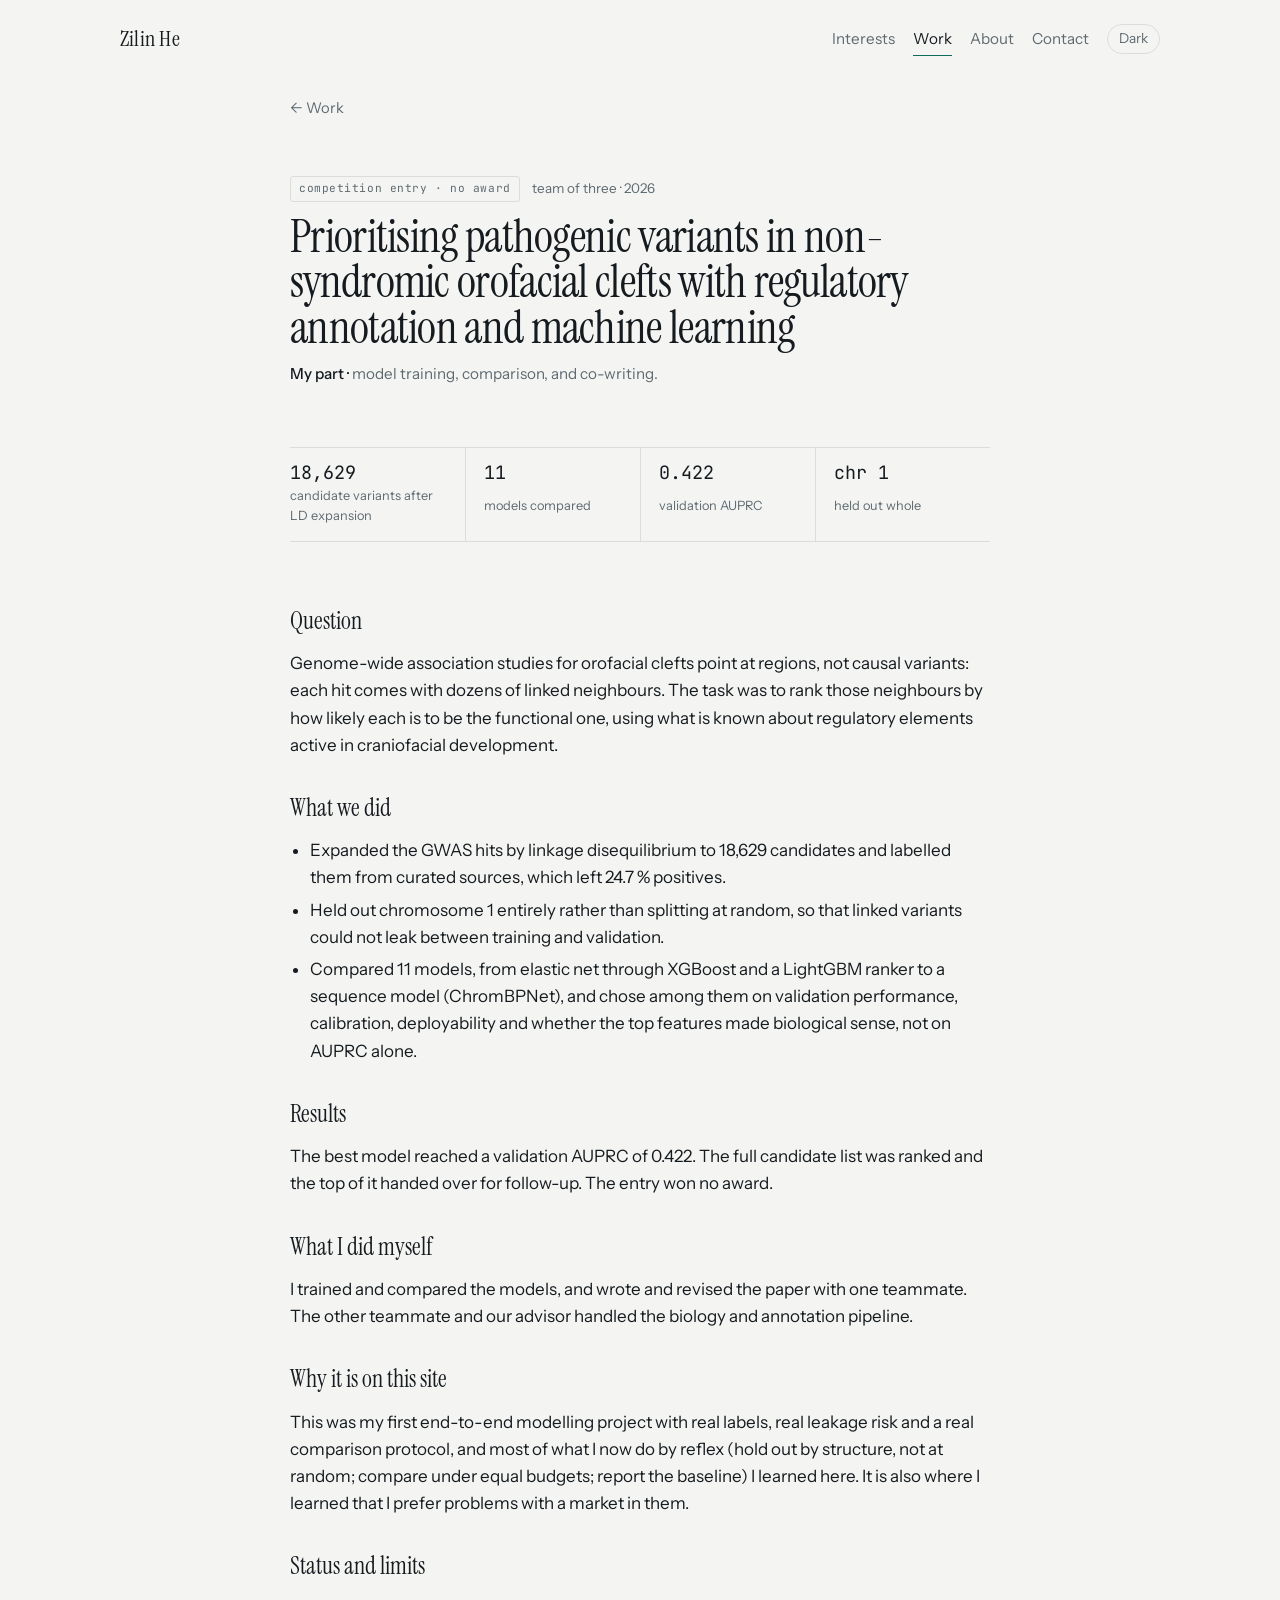
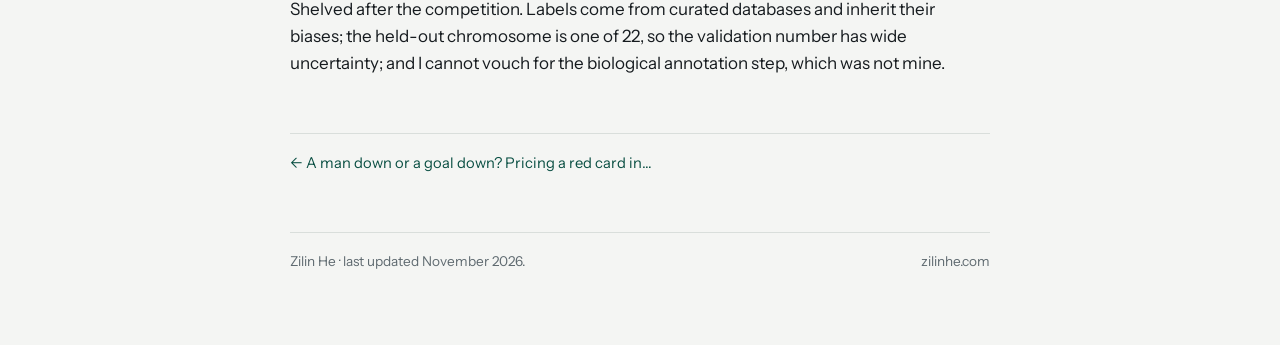
<file: projects/gwas-clefts.html>
<!DOCTYPE html>
<html lang="en">
<head>
<meta charset="utf-8">
<meta name="viewport" content="width=device-width, initial-scale=1">
<title>Prioritising pathogenic variants in non-syndromic orofacial clefts with regulatory annotation and machine learning · Zilin He</title>
<meta name="description" content="A team competition project ranking candidate variants linked to orofacial clefts using regulatory annotations and machine learning.">
<link rel="canonical" href="https://zilinhe.com/projects/gwas-clefts.html">
<meta property="og:type" content="article"><meta property="og:title" content="Prioritising pathogenic variants in non-syndromic orofacial clefts with regulatory annotation and machine learning · Zilin He"><meta property="og:description" content="A team competition project ranking candidate variants linked to orofacial clefts using regulatory annotations and machine learning."><meta property="og:url" content="https://zilinhe.com/projects/gwas-clefts.html"><meta property="og:site_name" content="Zilin He">
<meta name="twitter:card" content="summary">
<link rel="icon" href="data:image/svg+xml,%3Csvg xmlns=%22http://www.w3.org/2000/svg%22 viewBox=%220 0 32 32%22%3E%3Crect width=%2232%22 height=%2232%22 rx=%226%22 fill=%22%230f6b5a%22/%3E%3Ctext x=%2216%22 y=%2222%22 font-family=%22Georgia,serif%22 font-size=%2217%22 font-weight=%22600%22 fill=%22white%22 text-anchor=%22middle%22%3EZH%3C/text%3E%3C/svg%3E">
<link rel="stylesheet" href="https://fonts.googleapis.com/css2?family=Instrument+Serif:ital@0;1&family=Instrument+Sans:wght@400;500;600&family=JetBrains+Mono:wght@400;500&display=swap">
<link rel="stylesheet" href="../style.css?v=3b06a5097f8a">

</head>
<body>
<div class="top"><a class="brand" href="../index.html">Zilin He</a><nav><a href="../index.html#interests">Interests</a><a href="../projects/index.html" aria-current="page">Work</a><a href="../about.html">About</a><a href="../index.html#contact">Contact</a><button type="button" id="theme" aria-label="Toggle color theme">Theme</button></nav></div>

<div class="wrap">
<a class="back" href="index.html">← Work</a>
<header style="display:grid;gap:12px"><div class="meta"><span class="tag learn">competition entry · no award</span><span>team of three · 2026</span></div><h1 style="font-size:clamp(2rem,4.5vw,2.9rem)">Prioritising pathogenic variants in non-syndromic orofacial clefts with regulatory annotation and machine learning</h1><p class="role">model training, comparison, and co-writing.</p></header>
<div class="facts"><div><span class="v">18,629</span><span class="k">candidate variants after LD expansion</span></div><div><span class="v">11</span><span class="k">models compared</span></div><div><span class="v">0.422</span><span class="k">validation AUPRC</span></div><div><span class="v">chr 1</span><span class="k">held out whole</span></div></div>
<div class="article"><section><h2>Question</h2><p>Genome-wide association studies for orofacial clefts point at regions, not causal variants: each hit comes with dozens of linked neighbours. The task was to rank those neighbours by how likely each is to be the functional one, using what is known about regulatory elements active in craniofacial development.</p></section><section><h2>What we did</h2><ul><li>Expanded the GWAS hits by linkage disequilibrium to 18,629 candidates and labelled them from curated sources, which left 24.7 % positives.</li><li>Held out chromosome 1 entirely rather than splitting at random, so that linked variants could not leak between training and validation.</li><li>Compared 11 models, from elastic net through XGBoost and a LightGBM ranker to a sequence model (ChromBPNet), and chose among them on validation performance, calibration, deployability and whether the top features made biological sense, not on AUPRC alone.</li></ul></section><section><h2>Results</h2><p>The best model reached a validation AUPRC of 0.422. The full candidate list was ranked and the top of it handed over for follow-up. The entry won no award.</p></section><section><h2>What I did myself</h2><p>I trained and compared the models, and wrote and revised the paper with one teammate. The other teammate and our advisor handled the biology and annotation pipeline.</p></section><section><h2>Why it is on this site</h2><p>This was my first end-to-end modelling project with real labels, real leakage risk and a real comparison protocol, and most of what I now do by reflex (hold out by structure, not at random; compare under equal budgets; report the baseline) I learned here. It is also where I learned that I prefer problems with a market in them.</p></section><section><h2>Status and limits</h2><p>Shelved after the competition. Labels come from curated databases and inherit their biases; the held-out chromosome is one of 22, so the validation number has wide uncertainty; and I cannot vouch for the biological annotation step, which was not mine.</p></section></div>
<div class="prevnext"><a href="redcard.html">← A man down or a goal down? Pricing a red card in…</a><span></span></div>
</div>
<footer><span>Zilin He · last updated November 2026.</span><span>zilinhe.com</span></footer>
<script>(function(){var r=document.documentElement,b=document.getElementById('theme');try{var t=localStorage.getItem('theme');if(t)r.setAttribute('data-theme',t)}catch(e){}
function lab(){var cur=r.getAttribute('data-theme')||'auto';b.textContent=cur==='dark'?'Light':cur==='light'?'Dark':(matchMedia('(prefers-color-scheme:dark)').matches?'Light':'Dark')}
if(b){lab();b.addEventListener('click',function(){var cur=r.getAttribute('data-theme');var next=cur?(cur==='dark'?'light':'dark'):(matchMedia('(prefers-color-scheme:dark)').matches?'light':'dark');r.setAttribute('data-theme',next);try{localStorage.setItem('theme',next)}catch(e){}lab()})}})();</script>
</body>
</html>
</file>
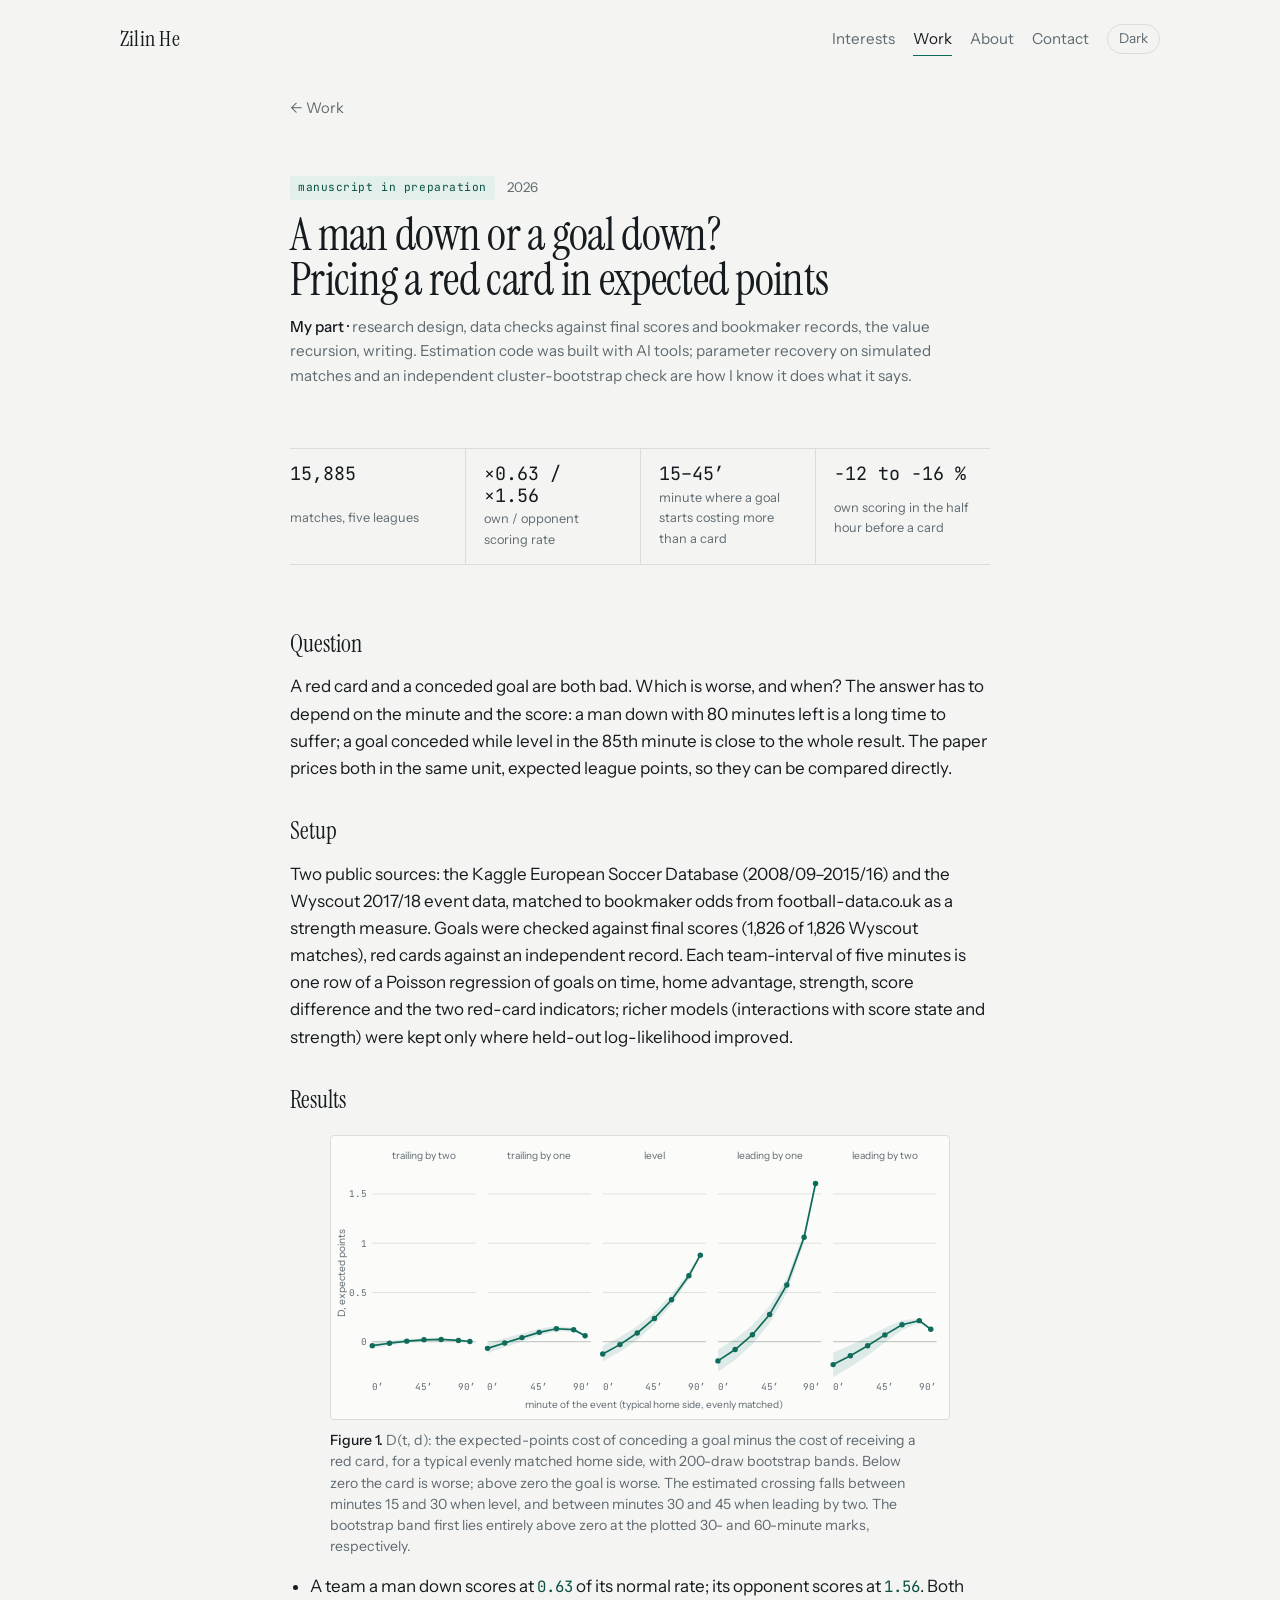
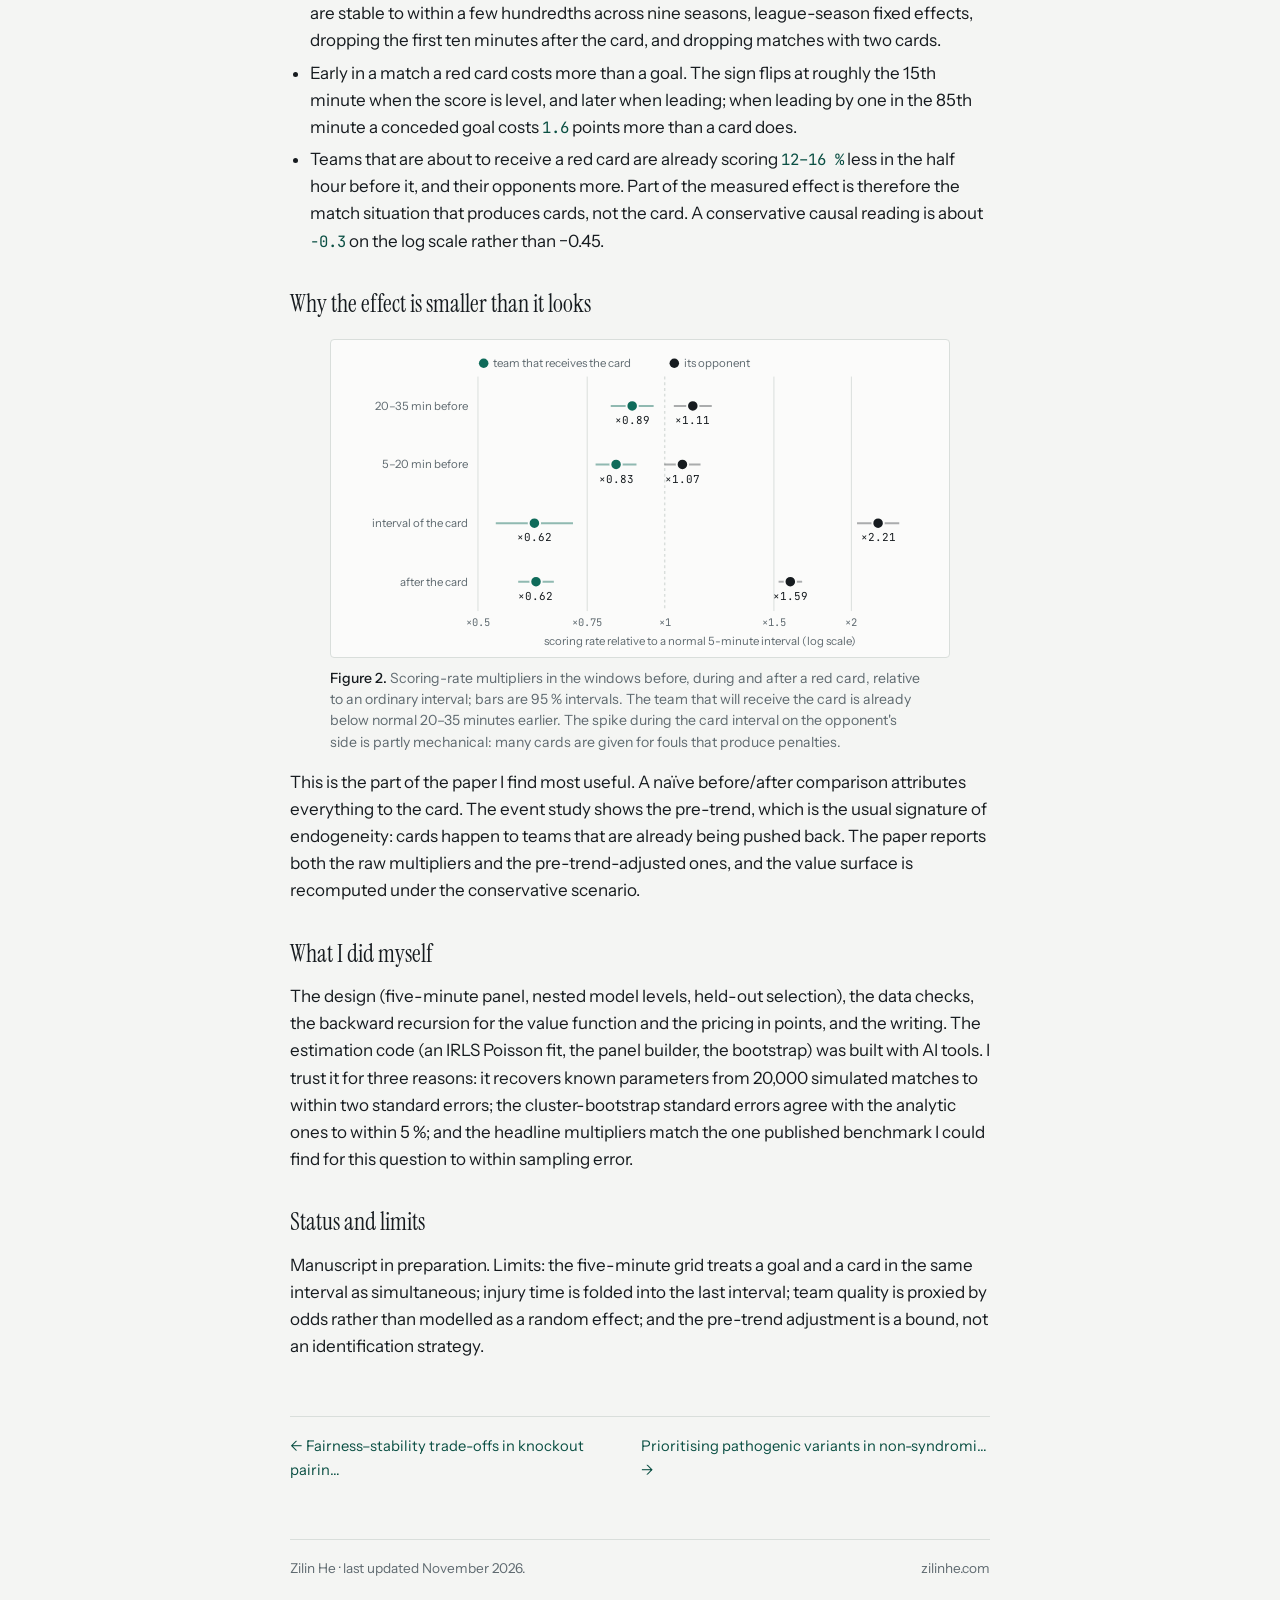
<file: projects/redcard.html>
<!DOCTYPE html>
<html lang="en">
<head>
<meta charset="utf-8">
<meta name="viewport" content="width=device-width, initial-scale=1">
<title>A man down or a goal down? Pricing a red card in expected points · Zilin He</title>
<meta name="description" content="A study of how red cards affect scoring rates and expected league points, using a Poisson model fitted to 15,885 football matches.">
<link rel="canonical" href="https://zilinhe.com/projects/redcard.html">
<meta property="og:type" content="article"><meta property="og:title" content="A man down or a goal down? Pricing a red card in expected points · Zilin He"><meta property="og:description" content="A study of how red cards affect scoring rates and expected league points, using a Poisson model fitted to 15,885 football matches."><meta property="og:url" content="https://zilinhe.com/projects/redcard.html"><meta property="og:site_name" content="Zilin He">
<meta name="twitter:card" content="summary">
<link rel="icon" href="data:image/svg+xml,%3Csvg xmlns=%22http://www.w3.org/2000/svg%22 viewBox=%220 0 32 32%22%3E%3Crect width=%2232%22 height=%2232%22 rx=%226%22 fill=%22%230f6b5a%22/%3E%3Ctext x=%2216%22 y=%2222%22 font-family=%22Georgia,serif%22 font-size=%2217%22 font-weight=%22600%22 fill=%22white%22 text-anchor=%22middle%22%3EZH%3C/text%3E%3C/svg%3E">
<link rel="stylesheet" href="https://fonts.googleapis.com/css2?family=Instrument+Serif:ital@0;1&family=Instrument+Sans:wght@400;500;600&family=JetBrains+Mono:wght@400;500&display=swap">
<link rel="stylesheet" href="../style.css?v=3b06a5097f8a">

</head>
<body>
<div class="top"><a class="brand" href="../index.html">Zilin He</a><nav><a href="../index.html#interests">Interests</a><a href="../projects/index.html" aria-current="page">Work</a><a href="../about.html">About</a><a href="../index.html#contact">Contact</a><button type="button" id="theme" aria-label="Toggle color theme">Theme</button></nav></div>

<div class="wrap">
<a class="back" href="index.html">← Work</a>
<header style="display:grid;gap:12px"><div class="meta"><span class="tag prep">manuscript in preparation</span><span>2026</span></div><h1 style="font-size:clamp(2rem,4.5vw,2.9rem)">A man down or a goal down? Pricing a red card in expected points</h1><p class="role">research design, data checks against final scores and bookmaker records, the value recursion, writing. Estimation code was built with AI tools; parameter recovery on simulated matches and an independent cluster-bootstrap check are how I know it does what it says.</p></header>
<div class="facts"><div><span class="v">15,885</span><span class="k">matches, five leagues</span></div><div><span class="v">×0.63 / ×1.56</span><span class="k">own / opponent scoring rate</span></div><div><span class="v">15–45′</span><span class="k">minute where a goal starts costing more than a card</span></div><div><span class="v">−12 to −16 %</span><span class="k">own scoring in the half hour before a card</span></div></div>
<div class="article"><section><h2>Question</h2><p>A red card and a conceded goal are both bad. Which is worse, and when? The answer has to depend on the minute and the score: a man down with 80 minutes left is a long time to suffer; a goal conceded while level in the 85th minute is close to the whole result. The paper prices both in the same unit, expected league points, so they can be compared directly.</p></section><section><h2>Setup</h2><p>Two public sources: the Kaggle European Soccer Database (2008/09–2015/16) and the Wyscout 2017/18 event data, matched to bookmaker odds from football-data.co.uk as a strength measure. Goals were checked against final scores (1,826 of 1,826 Wyscout matches), red cards against an independent record. Each team-interval of five minutes is one row of a Poisson regression of goals on time, home advantage, strength, score difference and the two red-card indicators; richer models (interactions with score state and strength) were kept only where held-out log-likelihood improved.</p></section><section><h2>Results</h2><figure class="fig"><svg viewBox="0 0 720 320" role="img" aria-label="D(t, d): expected-points cost of conceding a goal minus the cost of a red card, by minute and score state" xmlns="http://www.w3.org/2000/svg" style="width:100%;height:auto;display:block"><text x="38" y="237.3" text-anchor="end" style="font-family:var(--mono);font-size:11px;fill:var(--muted)">0</text><text x="38" y="179.2" text-anchor="end" style="font-family:var(--mono);font-size:11px;fill:var(--muted)">0.5</text><text x="38" y="121.1" text-anchor="end" style="font-family:var(--mono);font-size:11px;fill:var(--muted)">1</text><text x="38" y="63.0" text-anchor="end" style="font-family:var(--mono);font-size:11px;fill:var(--muted)">1.5</text><line x1="44.0" x2="166.0" y1="233.3" y2="233.3" stroke="var(--rule)"/><line x1="44.0" x2="166.0" y1="175.2" y2="175.2" stroke="var(--rule)"/><line x1="44.0" x2="166.0" y1="117.1" y2="117.1" stroke="var(--rule)"/><line x1="44.0" x2="166.0" y1="59.0" y2="59.0" stroke="var(--rule)"/><line x1="44.0" x2="166.0" y1="233.3" y2="233.3" stroke="var(--rule-strong)"/><path d="M44.0,234.6 L64.3,232.2 L84.7,230.3 L105.0,229.3 L125.3,229.6 L145.7,231.5 L159.2,233.0 L159.2,233.1 L145.7,232.3 L125.3,231.6 L105.0,232.5 L84.7,234.7 L64.3,237.7 L44.0,241.0 Z" fill="var(--band)"/><path d="M44.0,238.0 L64.3,235.2 L84.7,232.7 L105.0,231.1 L125.3,230.7 L145.7,231.9 L159.2,233.1" fill="none" stroke="var(--accent)" stroke-width="2"/><circle cx="44.0" cy="238.0" r="3.2" fill="var(--accent)"><title>trailing by two, minute 0: D = -0.04 points (bootstrap band -0.07 to -0.01)</title></circle><circle cx="64.3" cy="235.2" r="3.2" fill="var(--accent)"><title>trailing by two, minute 15: D = -0.02 points (bootstrap band -0.04 to +0.01)</title></circle><circle cx="84.7" cy="232.7" r="3.2" fill="var(--accent)"><title>trailing by two, minute 30: D = +0.01 points (bootstrap band -0.01 to +0.03)</title></circle><circle cx="105.0" cy="231.1" r="3.2" fill="var(--accent)"><title>trailing by two, minute 45: D = +0.02 points (bootstrap band +0.01 to +0.03)</title></circle><circle cx="125.3" cy="230.7" r="3.2" fill="var(--accent)"><title>trailing by two, minute 60: D = +0.02 points (bootstrap band +0.01 to +0.03)</title></circle><circle cx="145.7" cy="231.9" r="3.2" fill="var(--accent)"><title>trailing by two, minute 75: D = +0.01 points (bootstrap band +0.01 to +0.02)</title></circle><circle cx="159.2" cy="233.1" r="3.2" fill="var(--accent)"><title>trailing by two, minute 85: D = +0.00 points (bootstrap band +0.00 to +0.00)</title></circle><text x="105.0" y="18" text-anchor="middle" style="font-family:var(--body);font-size:12px;fill:var(--muted)">trailing by two</text><text x="44.0" y="290" text-anchor="start" style="font-family:var(--mono);font-size:11px;fill:var(--muted)">0′</text><text x="105.0" y="290" text-anchor="middle" style="font-family:var(--mono);font-size:11px;fill:var(--muted)">45′</text><text x="166.0" y="290" text-anchor="end" style="font-family:var(--mono);font-size:11px;fill:var(--muted)">90′</text><line x1="180.0" x2="302.0" y1="233.3" y2="233.3" stroke="var(--rule)"/><line x1="180.0" x2="302.0" y1="175.2" y2="175.2" stroke="var(--rule)"/><line x1="180.0" x2="302.0" y1="117.1" y2="117.1" stroke="var(--rule)"/><line x1="180.0" x2="302.0" y1="59.0" y2="59.0" stroke="var(--rule)"/><line x1="180.0" x2="302.0" y1="233.3" y2="233.3" stroke="var(--rule-strong)"/><path d="M180.0,235.0 L200.3,229.3 L220.7,223.6 L241.0,218.2 L261.3,214.8 L281.7,217.3 L295.2,225.4 L295.2,227.4 L281.7,221.4 L261.3,221.1 L241.0,226.1 L220.7,232.9 L200.3,240.0 L180.0,246.6 Z" fill="var(--band)"/><path d="M180.0,241.2 L200.3,234.9 L220.7,228.5 L241.0,222.3 L261.3,218.1 L281.7,219.2 L295.2,226.4" fill="none" stroke="var(--accent)" stroke-width="2"/><circle cx="180.0" cy="241.2" r="3.2" fill="var(--accent)"><title>trailing by one, minute 0: D = -0.07 points (bootstrap band -0.11 to -0.01)</title></circle><circle cx="200.3" cy="234.9" r="3.2" fill="var(--accent)"><title>trailing by one, minute 15: D = -0.01 points (bootstrap band -0.06 to +0.03)</title></circle><circle cx="220.7" cy="228.5" r="3.2" fill="var(--accent)"><title>trailing by one, minute 30: D = +0.04 points (bootstrap band +0.00 to +0.08)</title></circle><circle cx="241.0" cy="222.3" r="3.2" fill="var(--accent)"><title>trailing by one, minute 45: D = +0.09 points (bootstrap band +0.06 to +0.13)</title></circle><circle cx="261.3" cy="218.1" r="3.2" fill="var(--accent)"><title>trailing by one, minute 60: D = +0.13 points (bootstrap band +0.11 to +0.16)</title></circle><circle cx="281.7" cy="219.2" r="3.2" fill="var(--accent)"><title>trailing by one, minute 75: D = +0.12 points (bootstrap band +0.10 to +0.14)</title></circle><circle cx="295.2" cy="226.4" r="3.2" fill="var(--accent)"><title>trailing by one, minute 85: D = +0.06 points (bootstrap band +0.05 to +0.07)</title></circle><text x="241.0" y="18" text-anchor="middle" style="font-family:var(--body);font-size:12px;fill:var(--muted)">trailing by one</text><text x="180.0" y="290" text-anchor="start" style="font-family:var(--mono);font-size:11px;fill:var(--muted)">0′</text><text x="241.0" y="290" text-anchor="middle" style="font-family:var(--mono);font-size:11px;fill:var(--muted)">45′</text><text x="302.0" y="290" text-anchor="end" style="font-family:var(--mono);font-size:11px;fill:var(--muted)">90′</text><line x1="316.0" x2="438.0" y1="233.3" y2="233.3" stroke="var(--rule)"/><line x1="316.0" x2="438.0" y1="175.2" y2="175.2" stroke="var(--rule)"/><line x1="316.0" x2="438.0" y1="117.1" y2="117.1" stroke="var(--rule)"/><line x1="316.0" x2="438.0" y1="59.0" y2="59.0" stroke="var(--rule)"/><line x1="316.0" x2="438.0" y1="233.3" y2="233.3" stroke="var(--rule-strong)"/><path d="M316.0,238.1 L336.3,227.8 L356.7,215.0 L377.0,198.3 L397.3,177.2 L417.7,150.7 L431.2,128.9 L431.2,133.1 L417.7,159.7 L397.3,189.8 L377.0,213.1 L356.7,231.2 L336.3,245.3 L316.0,256.7 Z" fill="var(--band)"/><path d="M316.0,247.8 L336.3,236.8 L356.7,223.1 L377.0,205.9 L397.3,183.9 L417.7,155.5 L431.2,131.2" fill="none" stroke="var(--accent)" stroke-width="2"/><circle cx="316.0" cy="247.8" r="3.2" fill="var(--accent)"><title>level, minute 0: D = -0.12 points (bootstrap band -0.20 to -0.04)</title></circle><circle cx="336.3" cy="236.8" r="3.2" fill="var(--accent)"><title>level, minute 15: D = -0.03 points (bootstrap band -0.10 to +0.05)</title></circle><circle cx="356.7" cy="223.1" r="3.2" fill="var(--accent)"><title>level, minute 30: D = +0.09 points (bootstrap band +0.02 to +0.16)</title></circle><circle cx="377.0" cy="205.9" r="3.2" fill="var(--accent)"><title>level, minute 45: D = +0.24 points (bootstrap band +0.17 to +0.30)</title></circle><circle cx="397.3" cy="183.9" r="3.2" fill="var(--accent)"><title>level, minute 60: D = +0.43 points (bootstrap band +0.38 to +0.48)</title></circle><circle cx="417.7" cy="155.5" r="3.2" fill="var(--accent)"><title>level, minute 75: D = +0.67 points (bootstrap band +0.63 to +0.71)</title></circle><circle cx="431.2" cy="131.2" r="3.2" fill="var(--accent)"><title>level, minute 85: D = +0.88 points (bootstrap band +0.86 to +0.90)</title></circle><text x="377.0" y="18" text-anchor="middle" style="font-family:var(--body);font-size:12px;fill:var(--muted)">level</text><text x="316.0" y="290" text-anchor="start" style="font-family:var(--mono);font-size:11px;fill:var(--muted)">0′</text><text x="377.0" y="290" text-anchor="middle" style="font-family:var(--mono);font-size:11px;fill:var(--muted)">45′</text><text x="438.0" y="290" text-anchor="end" style="font-family:var(--mono);font-size:11px;fill:var(--muted)">90′</text><line x1="452.0" x2="574.0" y1="233.3" y2="233.3" stroke="var(--rule)"/><line x1="452.0" x2="574.0" y1="175.2" y2="175.2" stroke="var(--rule)"/><line x1="452.0" x2="574.0" y1="117.1" y2="117.1" stroke="var(--rule)"/><line x1="452.0" x2="574.0" y1="59.0" y2="59.0" stroke="var(--rule)"/><line x1="452.0" x2="574.0" y1="233.3" y2="233.3" stroke="var(--rule-strong)"/><path d="M452.0,242.6 L472.3,230.3 L492.7,213.8 L513.0,191.1 L533.3,158.4 L553.7,104.4 L567.2,44.0 L567.2,49.3 L553.7,116.2 L533.3,175.2 L513.0,211.6 L492.7,236.4 L472.3,254.7 L452.0,268.8 Z" fill="var(--band)"/><path d="M452.0,256.0 L472.3,242.6 L492.7,225.1 L513.0,201.3 L533.3,166.4 L553.7,110.0 L567.2,46.6" fill="none" stroke="var(--accent)" stroke-width="2"/><circle cx="452.0" cy="256.0" r="3.2" fill="var(--accent)"><title>leading by one, minute 0: D = -0.19 points (bootstrap band -0.31 to -0.08)</title></circle><circle cx="472.3" cy="242.6" r="3.2" fill="var(--accent)"><title>leading by one, minute 15: D = -0.08 points (bootstrap band -0.18 to +0.03)</title></circle><circle cx="492.7" cy="225.1" r="3.2" fill="var(--accent)"><title>leading by one, minute 30: D = +0.07 points (bootstrap band -0.03 to +0.17)</title></circle><circle cx="513.0" cy="201.3" r="3.2" fill="var(--accent)"><title>leading by one, minute 45: D = +0.28 points (bootstrap band +0.19 to +0.36)</title></circle><circle cx="533.3" cy="166.4" r="3.2" fill="var(--accent)"><title>leading by one, minute 60: D = +0.58 points (bootstrap band +0.50 to +0.64)</title></circle><circle cx="553.7" cy="110.0" r="3.2" fill="var(--accent)"><title>leading by one, minute 75: D = +1.06 points (bootstrap band +1.01 to +1.11)</title></circle><circle cx="567.2" cy="46.6" r="3.2" fill="var(--accent)"><title>leading by one, minute 85: D = +1.61 points (bootstrap band +1.58 to +1.63)</title></circle><text x="513.0" y="18" text-anchor="middle" style="font-family:var(--body);font-size:12px;fill:var(--muted)">leading by one</text><text x="452.0" y="290" text-anchor="start" style="font-family:var(--mono);font-size:11px;fill:var(--muted)">0′</text><text x="513.0" y="290" text-anchor="middle" style="font-family:var(--mono);font-size:11px;fill:var(--muted)">45′</text><text x="574.0" y="290" text-anchor="end" style="font-family:var(--mono);font-size:11px;fill:var(--muted)">90′</text><line x1="588.0" x2="710.0" y1="233.3" y2="233.3" stroke="var(--rule)"/><line x1="588.0" x2="710.0" y1="175.2" y2="175.2" stroke="var(--rule)"/><line x1="588.0" x2="710.0" y1="117.1" y2="117.1" stroke="var(--rule)"/><line x1="588.0" x2="710.0" y1="59.0" y2="59.0" stroke="var(--rule)"/><line x1="588.0" x2="710.0" y1="233.3" y2="233.3" stroke="var(--rule-strong)"/><path d="M588.0,246.2 L608.3,237.5 L628.7,227.7 L649.0,217.3 L669.3,208.0 L689.7,206.2 L703.2,218.1 L703.2,219.2 L689.7,211.0 L669.3,219.4 L649.0,234.4 L628.7,249.6 L608.3,263.3 L588.0,275.1 Z" fill="var(--band)"/><path d="M588.0,260.4 L608.3,250.0 L628.7,238.2 L649.0,225.3 L669.3,213.3 L689.7,208.5 L703.2,218.7" fill="none" stroke="var(--accent)" stroke-width="2"/><circle cx="588.0" cy="260.4" r="3.2" fill="var(--accent)"><title>leading by two, minute 0: D = -0.23 points (bootstrap band -0.36 to -0.11)</title></circle><circle cx="608.3" cy="250.0" r="3.2" fill="var(--accent)"><title>leading by two, minute 15: D = -0.14 points (bootstrap band -0.26 to -0.04)</title></circle><circle cx="628.7" cy="238.2" r="3.2" fill="var(--accent)"><title>leading by two, minute 30: D = -0.04 points (bootstrap band -0.14 to +0.05)</title></circle><circle cx="649.0" cy="225.3" r="3.2" fill="var(--accent)"><title>leading by two, minute 45: D = +0.07 points (bootstrap band -0.01 to +0.14)</title></circle><circle cx="669.3" cy="213.3" r="3.2" fill="var(--accent)"><title>leading by two, minute 60: D = +0.17 points (bootstrap band +0.12 to +0.22)</title></circle><circle cx="689.7" cy="208.5" r="3.2" fill="var(--accent)"><title>leading by two, minute 75: D = +0.21 points (bootstrap band +0.19 to +0.23)</title></circle><circle cx="703.2" cy="218.7" r="3.2" fill="var(--accent)"><title>leading by two, minute 85: D = +0.13 points (bootstrap band +0.12 to +0.13)</title></circle><text x="649.0" y="18" text-anchor="middle" style="font-family:var(--body);font-size:12px;fill:var(--muted)">leading by two</text><text x="588.0" y="290" text-anchor="start" style="font-family:var(--mono);font-size:11px;fill:var(--muted)">0′</text><text x="649.0" y="290" text-anchor="middle" style="font-family:var(--mono);font-size:11px;fill:var(--muted)">45′</text><text x="710.0" y="290" text-anchor="end" style="font-family:var(--mono);font-size:11px;fill:var(--muted)">90′</text><text x="377.0" y="312" text-anchor="middle" style="font-family:var(--body);font-size:12px;fill:var(--muted)">minute of the event (typical home side, evenly matched)</text><text transform="translate(12 152.0) rotate(-90)" text-anchor="middle" style="font-family:var(--body);font-size:12px;fill:var(--muted)">D, expected points</text></svg><figcaption><span class="fn">Figure 1.</span> D(t, d): the expected-points cost of conceding a goal minus the cost of receiving a red card, for a typical evenly matched home side, with 200-draw bootstrap bands. Below zero the card is worse; above zero the goal is worse. The estimated crossing falls between minutes 15 and 30 when level, and between minutes 30 and 45 when leading by two. The bootstrap band first lies entirely above zero at the plotted 30- and 60-minute marks, respectively.</figcaption></figure><ul><li>A team a man down scores at <span class="num">0.63</span> of its normal rate; its opponent scores at <span class="num">1.56</span>. Both are stable to within a few hundredths across nine seasons, league-season fixed effects, dropping the first ten minutes after the card, and dropping matches with two cards.</li><li>Early in a match a red card costs more than a goal. The sign flips at roughly the 15th minute when the score is level, and later when leading; when leading by one in the 85th minute a conceded goal costs <span class="num">1.6</span> points more than a card does.</li><li>Teams that are about to receive a red card are already scoring <span class="num">12–16 %</span> less in the half hour before it, and their opponents more. Part of the measured effect is therefore the match situation that produces cards, not the card. A conservative causal reading is about <span class="num">−0.3</span> on the log scale rather than −0.45.</li></ul></section><section><h2>Why the effect is smaller than it looks</h2><figure class="fig"><svg viewBox="0 0 640 320" role="img" aria-label="Event study around a red card: scoring-rate multipliers before, during and after the card" xmlns="http://www.w3.org/2000/svg" style="width:100%;height:auto;display:block"><line x1="150.0" x2="150.0" y1="30" y2="276" stroke="var(--rule)"/><text x="150.0" y="292" text-anchor="middle" style="font-family:var(--mono);font-size:11px;fill:var(--muted)">×0.5</text><line x1="264.6" x2="264.6" y1="30" y2="276" stroke="var(--rule)"/><text x="264.6" y="292" text-anchor="middle" style="font-family:var(--mono);font-size:11px;fill:var(--muted)">×0.75</text><line x1="345.9" x2="345.9" y1="30" y2="276" stroke="var(--rule)" stroke-width="1.5" stroke-dasharray="3 3"/><text x="345.9" y="292" text-anchor="middle" style="font-family:var(--mono);font-size:11px;fill:var(--muted)">×1</text><line x1="460.5" x2="460.5" y1="30" y2="276" stroke="var(--rule)"/><text x="460.5" y="292" text-anchor="middle" style="font-family:var(--mono);font-size:11px;fill:var(--muted)">×1.5</text><line x1="541.8" x2="541.8" y1="30" y2="276" stroke="var(--rule)"/><text x="541.8" y="292" text-anchor="middle" style="font-family:var(--mono);font-size:11px;fill:var(--muted)">×2</text><text x="140" y="64.8" text-anchor="end" style="font-family:var(--body);font-size:12px;fill:var(--muted)">20–35 min before</text><line x1="289.3" x2="334.3" y1="60.8" y2="60.8" stroke="var(--accent)" stroke-width="2" opacity=".45"/><line x1="355.5" x2="395.3" y1="60.8" y2="60.8" stroke="var(--fg)" stroke-width="2" opacity=".35"/><circle cx="311.8" cy="60.8" r="6" fill="var(--accent)" stroke="var(--surface)" stroke-width="2"><title>Team that receives the card, 20–35 min before: scoring rate ×0.89 (95% CI shown)</title></circle><circle cx="375.4" cy="60.8" r="6" fill="var(--fg)" stroke="var(--surface)" stroke-width="2"><title>Opponent, 20–35 min before: scoring rate ×1.11</title></circle><text x="311.8" y="79.8" text-anchor="middle" style="font-family:var(--mono);font-size:11.5px;fill:var(--fg)">×0.89</text><text x="375.4" y="79.8" text-anchor="middle" style="font-family:var(--mono);font-size:11.5px;fill:var(--fg)">×1.11</text><text x="140" y="126.2" text-anchor="end" style="font-family:var(--body);font-size:12px;fill:var(--muted)">5–20 min before</text><line x1="273.4" x2="316.3" y1="122.2" y2="122.2" stroke="var(--accent)" stroke-width="2" opacity=".45"/><line x1="345.5" x2="383.5" y1="122.2" y2="122.2" stroke="var(--fg)" stroke-width="2" opacity=".35"/><circle cx="294.9" cy="122.2" r="6" fill="var(--accent)" stroke="var(--surface)" stroke-width="2"><title>Team that receives the card, 5–20 min before: scoring rate ×0.83 (95% CI shown)</title></circle><circle cx="364.5" cy="122.2" r="6" fill="var(--fg)" stroke="var(--surface)" stroke-width="2"><title>Opponent, 5–20 min before: scoring rate ×1.07</title></circle><text x="294.9" y="141.2" text-anchor="middle" style="font-family:var(--mono);font-size:11.5px;fill:var(--fg)">×0.83</text><text x="364.5" y="141.2" text-anchor="middle" style="font-family:var(--mono);font-size:11.5px;fill:var(--fg)">×1.07</text><text x="140" y="187.8" text-anchor="end" style="font-family:var(--body);font-size:12px;fill:var(--muted)">interval of the card</text><line x1="168.7" x2="249.7" y1="183.8" y2="183.8" stroke="var(--accent)" stroke-width="2" opacity=".45"/><line x1="547.7" x2="592.0" y1="183.8" y2="183.8" stroke="var(--fg)" stroke-width="2" opacity=".35"/><circle cx="209.2" cy="183.8" r="6" fill="var(--accent)" stroke="var(--surface)" stroke-width="2"><title>Team that receives the card, interval of the card: scoring rate ×0.62 (95% CI shown)</title></circle><circle cx="569.8" cy="183.8" r="6" fill="var(--fg)" stroke="var(--surface)" stroke-width="2"><title>Opponent, interval of the card: scoring rate ×2.21</title></circle><text x="209.2" y="202.8" text-anchor="middle" style="font-family:var(--mono);font-size:11.5px;fill:var(--fg)">×0.62</text><text x="569.8" y="202.8" text-anchor="middle" style="font-family:var(--mono);font-size:11.5px;fill:var(--fg)">×2.21</text><text x="140" y="249.2" text-anchor="end" style="font-family:var(--body);font-size:12px;fill:var(--muted)">after the card</text><line x1="192.2" x2="229.6" y1="245.2" y2="245.2" stroke="var(--accent)" stroke-width="2" opacity=".45"/><line x1="465.4" x2="490.1" y1="245.2" y2="245.2" stroke="var(--fg)" stroke-width="2" opacity=".35"/><circle cx="210.9" cy="245.2" r="6" fill="var(--accent)" stroke="var(--surface)" stroke-width="2"><title>Team that receives the card, after the card: scoring rate ×0.62 (95% CI shown)</title></circle><circle cx="477.7" cy="245.2" r="6" fill="var(--fg)" stroke="var(--surface)" stroke-width="2"><title>Opponent, after the card: scoring rate ×1.59</title></circle><text x="210.9" y="264.2" text-anchor="middle" style="font-family:var(--mono);font-size:11.5px;fill:var(--fg)">×0.62</text><text x="477.7" y="264.2" text-anchor="middle" style="font-family:var(--mono);font-size:11.5px;fill:var(--fg)">×1.59</text><circle cx="156" cy="16" r="5" fill="var(--accent)"/><text x="166" y="20" style="font-family:var(--body);font-size:12px;fill:var(--muted)">team that receives the card</text><circle cx="356" cy="16" r="5" fill="var(--fg)"/><text x="366" y="20" style="font-family:var(--body);font-size:12px;fill:var(--muted)">its opponent</text><text x="383.0" y="312" text-anchor="middle" style="font-family:var(--body);font-size:12px;fill:var(--muted)">scoring rate relative to a normal 5-minute interval (log scale)</text></svg><figcaption><span class="fn">Figure 2.</span> Scoring-rate multipliers in the windows before, during and after a red card, relative to an ordinary interval; bars are 95 % intervals. The team that will receive the card is already below normal 20–35 minutes earlier. The spike during the card interval on the opponent's side is partly mechanical: many cards are given for fouls that produce penalties.</figcaption></figure><p>This is the part of the paper I find most useful. A naïve before/after comparison attributes everything to the card. The event study shows the pre-trend, which is the usual signature of endogeneity: cards happen to teams that are already being pushed back. The paper reports both the raw multipliers and the pre-trend-adjusted ones, and the value surface is recomputed under the conservative scenario.</p></section><section><h2>What I did myself</h2><p>The design (five-minute panel, nested model levels, held-out selection), the data checks, the backward recursion for the value function and the pricing in points, and the writing. The estimation code (an IRLS Poisson fit, the panel builder, the bootstrap) was built with AI tools. I trust it for three reasons: it recovers known parameters from 20,000 simulated matches to within two standard errors; the cluster-bootstrap standard errors agree with the analytic ones to within 5 %; and the headline multipliers match the one published benchmark I could find for this question to within sampling error.</p></section><section><h2>Status and limits</h2><p>Manuscript in preparation. Limits: the five-minute grid treats a goal and a card in the same interval as simultaneous; injury time is folded into the last interval; team quality is proxied by odds rather than modelled as a random effect; and the pre-trend adjustment is a bound, not an identification strategy.</p></section></div>
<div class="prevnext"><a href="worldcup.html">← Fairness–stability trade-offs in knockout pairin…</a><a href="gwas-clefts.html">Prioritising pathogenic variants in non-syndromi… →</a></div>
</div>
<footer><span>Zilin He · last updated November 2026.</span><span>zilinhe.com</span></footer>
<script>(function(){var r=document.documentElement,b=document.getElementById('theme');try{var t=localStorage.getItem('theme');if(t)r.setAttribute('data-theme',t)}catch(e){}
function lab(){var cur=r.getAttribute('data-theme')||'auto';b.textContent=cur==='dark'?'Light':cur==='light'?'Dark':(matchMedia('(prefers-color-scheme:dark)').matches?'Light':'Dark')}
if(b){lab();b.addEventListener('click',function(){var cur=r.getAttribute('data-theme');var next=cur?(cur==='dark'?'light':'dark'):(matchMedia('(prefers-color-scheme:dark)').matches?'light':'dark');r.setAttribute('data-theme',next);try{localStorage.setItem('theme',next)}catch(e){}lab()})}})();</script>
</body>
</html>
</file>
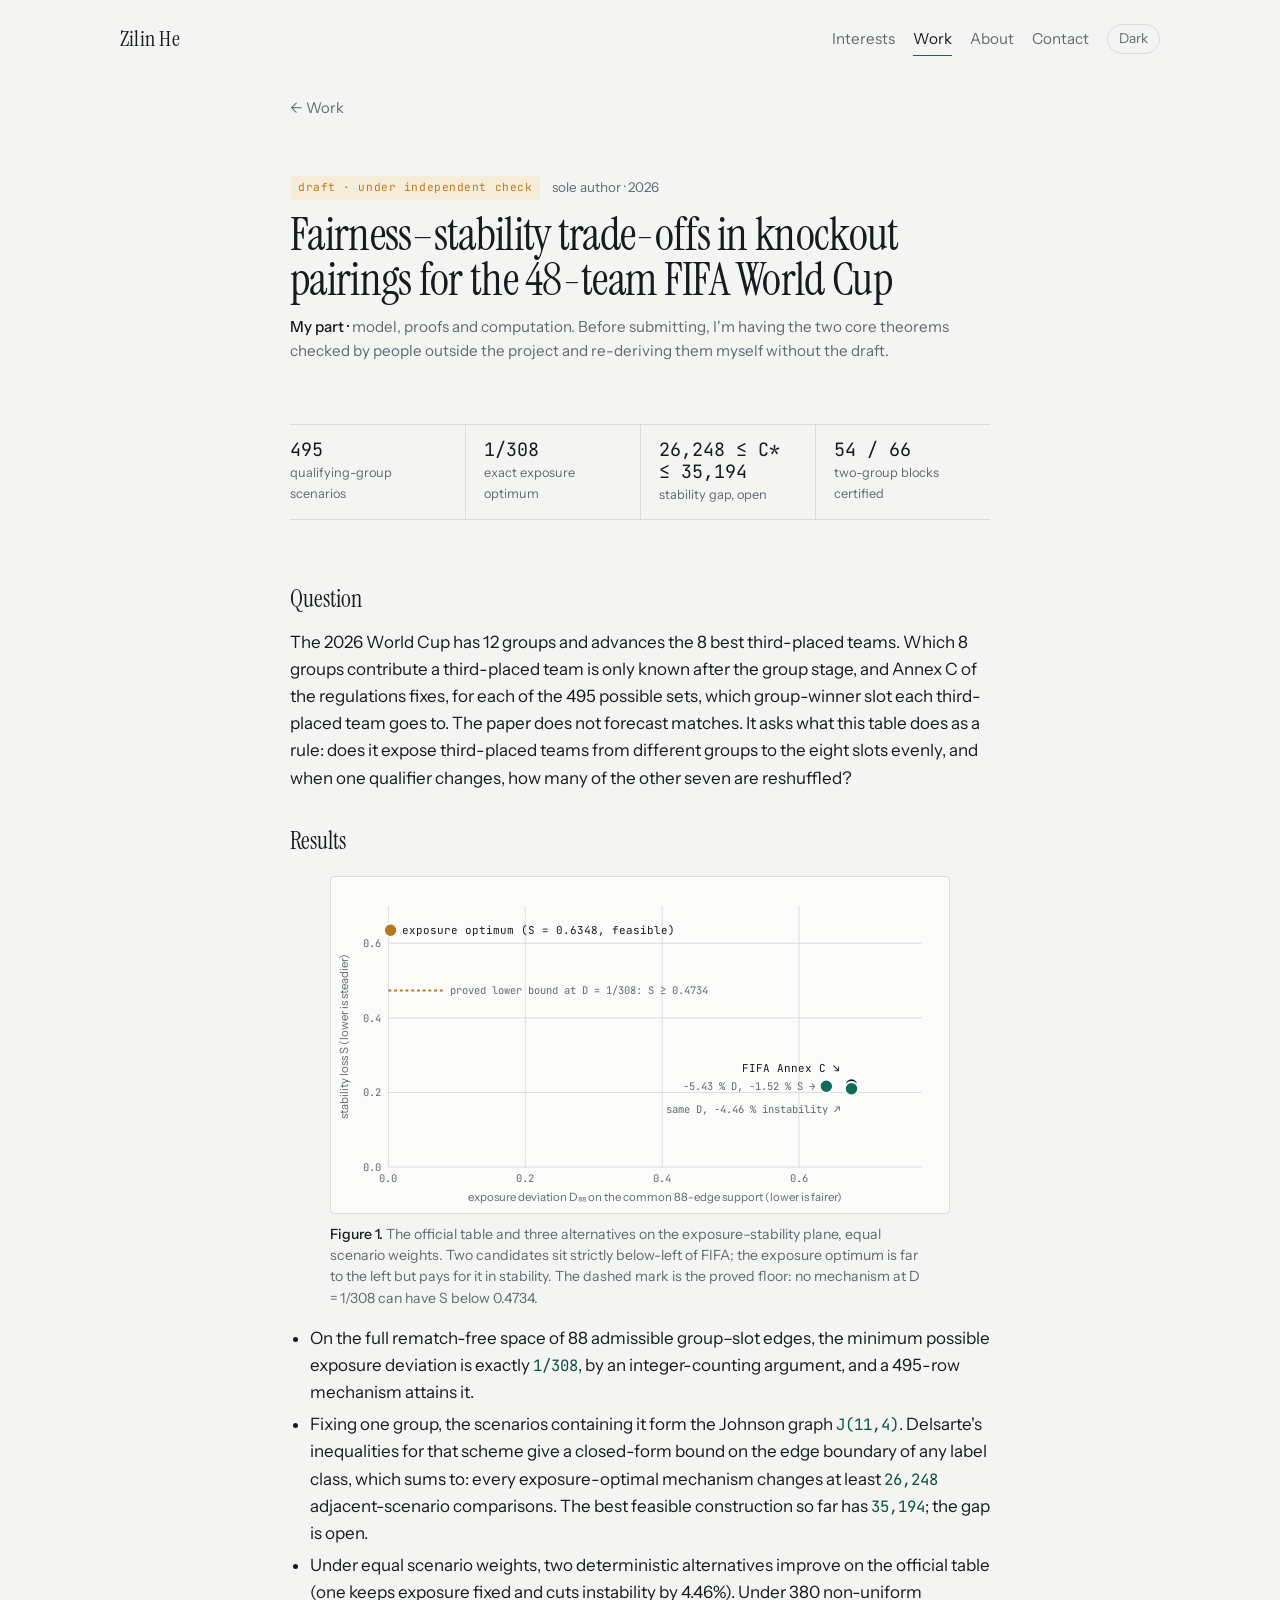
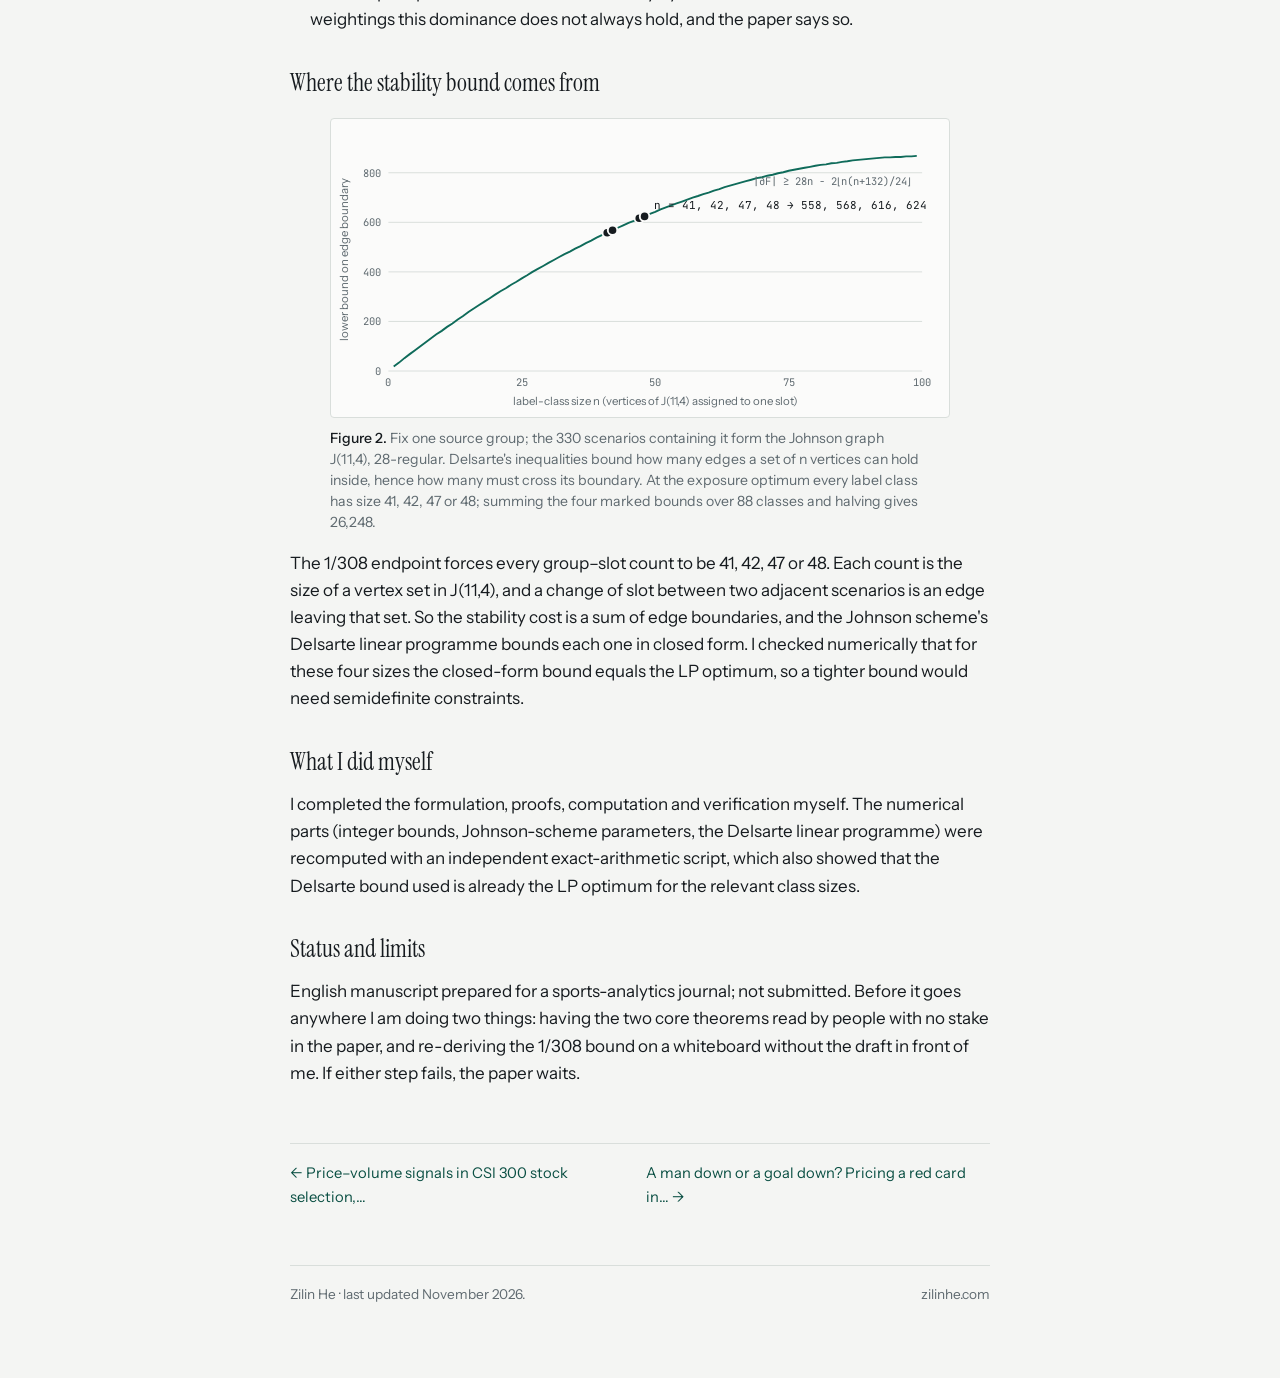
<file: projects/worldcup.html>
<!DOCTYPE html>
<html lang="en">
<head>
<meta charset="utf-8">
<meta name="viewport" content="width=device-width, initial-scale=1">
<title>Fairness–stability trade-offs in knockout pairings for the 48-team FIFA World Cup · Zilin He</title>
<meta name="description" content="A study of exposure fairness and pairing stability in the 48-team World Cup, with exact bounds, feasible constructions, and independent checks.">
<link rel="canonical" href="https://zilinhe.com/projects/worldcup.html">
<meta property="og:type" content="article"><meta property="og:title" content="Fairness–stability trade-offs in knockout pairings for the 48-team FIFA World Cup · Zilin He"><meta property="og:description" content="A study of exposure fairness and pairing stability in the 48-team World Cup, with exact bounds, feasible constructions, and independent checks."><meta property="og:url" content="https://zilinhe.com/projects/worldcup.html"><meta property="og:site_name" content="Zilin He">
<meta name="twitter:card" content="summary">
<link rel="icon" href="data:image/svg+xml,%3Csvg xmlns=%22http://www.w3.org/2000/svg%22 viewBox=%220 0 32 32%22%3E%3Crect width=%2232%22 height=%2232%22 rx=%226%22 fill=%22%230f6b5a%22/%3E%3Ctext x=%2216%22 y=%2222%22 font-family=%22Georgia,serif%22 font-size=%2217%22 font-weight=%22600%22 fill=%22white%22 text-anchor=%22middle%22%3EZH%3C/text%3E%3C/svg%3E">
<link rel="stylesheet" href="https://fonts.googleapis.com/css2?family=Instrument+Serif:ital@0;1&family=Instrument+Sans:wght@400;500;600&family=JetBrains+Mono:wght@400;500&display=swap">
<link rel="stylesheet" href="../style.css?v=3b06a5097f8a">

</head>
<body>
<div class="top"><a class="brand" href="../index.html">Zilin He</a><nav><a href="../index.html#interests">Interests</a><a href="../projects/index.html" aria-current="page">Work</a><a href="../about.html">About</a><a href="../index.html#contact">Contact</a><button type="button" id="theme" aria-label="Toggle color theme">Theme</button></nav></div>

<div class="wrap">
<a class="back" href="index.html">← Work</a>
<header style="display:grid;gap:12px"><div class="meta"><span class="tag draft">draft · under independent check</span><span>sole author · 2026</span></div><h1 style="font-size:clamp(2rem,4.5vw,2.9rem)">Fairness–stability trade-offs in knockout pairings for the 48-team FIFA World Cup</h1><p class="role">model, proofs and computation. Before submitting, I'm having the two core theorems checked by people outside the project and re-deriving them myself without the draft.</p></header>
<div class="facts"><div><span class="v">495</span><span class="k">qualifying-group scenarios</span></div><div><span class="v">1/308</span><span class="k">exact exposure optimum</span></div><div><span class="v">26,248 ≤ C* ≤ 35,194</span><span class="k">stability gap, open</span></div><div><span class="v">54 / 66</span><span class="k">two-group blocks certified</span></div></div>
<div class="article"><section><h2>Question</h2><p>The 2026 World Cup has 12 groups and advances the 8 best third-placed teams. Which 8 groups contribute a third-placed team is only known after the group stage, and Annex C of the regulations fixes, for each of the 495 possible sets, which group-winner slot each third-placed team goes to. The paper does not forecast matches. It asks what this table does as a rule: does it expose third-placed teams from different groups to the eight slots evenly, and when one qualifier changes, how many of the other seven are reshuffled?</p></section><section><h2>Results</h2><figure class="fig"><svg viewBox="0 0 640 340" role="img" aria-label="Four mechanisms on the exposure–stability plane" xmlns="http://www.w3.org/2000/svg" style="width:100%;height:auto;display:block"><line x1="56.0" x2="56.0" y1="22" y2="296" stroke="var(--rule)"/><text x="56.0" y="312" text-anchor="middle" style="font-family:var(--mono);font-size:11px;fill:var(--muted)">0.0</text><line x1="199.6" x2="199.6" y1="22" y2="296" stroke="var(--rule)"/><text x="199.6" y="312" text-anchor="middle" style="font-family:var(--mono);font-size:11px;fill:var(--muted)">0.2</text><line x1="343.2" x2="343.2" y1="22" y2="296" stroke="var(--rule)"/><text x="343.2" y="312" text-anchor="middle" style="font-family:var(--mono);font-size:11px;fill:var(--muted)">0.4</text><line x1="486.8" x2="486.8" y1="22" y2="296" stroke="var(--rule)"/><text x="486.8" y="312" text-anchor="middle" style="font-family:var(--mono);font-size:11px;fill:var(--muted)">0.6</text><line x1="56" x2="616" y1="296.0" y2="296.0" stroke="var(--rule)"/><text x="48" y="300.0" text-anchor="end" style="font-family:var(--mono);font-size:11px;fill:var(--muted)">0.0</text><line x1="56" x2="616" y1="217.7" y2="217.7" stroke="var(--rule)"/><text x="48" y="221.7" text-anchor="end" style="font-family:var(--mono);font-size:11px;fill:var(--muted)">0.2</text><line x1="56" x2="616" y1="139.4" y2="139.4" stroke="var(--rule)"/><text x="48" y="143.4" text-anchor="end" style="font-family:var(--mono);font-size:11px;fill:var(--muted)">0.4</text><line x1="56" x2="616" y1="61.1" y2="61.1" stroke="var(--rule)"/><text x="48" y="65.1" text-anchor="end" style="font-family:var(--mono);font-size:11px;fill:var(--muted)">0.6</text><line x1="56.0" x2="113.4" y1="110.7" y2="110.7" stroke="var(--signal)" stroke-width="2" stroke-dasharray="3 3"/><text x="120.6" y="114.7" style="font-family:var(--mono);font-size:11px;fill:var(--muted)">proved lower bound at D = 1/308: S ≥ 0.4734</text><circle cx="541.9" cy="209.8" r="7" fill="var(--fg)" stroke="var(--surface)" stroke-width="2"><title>FIFA Annex C (official): D88 = 0.6767, S = 0.2201</title></circle><circle cx="541.9" cy="213.7" r="7" fill="var(--accent)" stroke="var(--surface)" stroke-width="2"><title>same exposure, better stability: D88 = 0.6767, S = 0.2103</title></circle><circle cx="515.5" cy="211.1" r="7" fill="var(--accent)" stroke="var(--surface)" stroke-width="2"><title>fairer, stability no worse: D88 = 0.6400, S = 0.2168</title></circle><circle cx="58.3" cy="47.5" r="7" fill="var(--signal)" stroke="var(--surface)" stroke-width="2"><title>exact exposure endpoint: D88 = 0.0032, S = 0.6348</title></circle><text x="529.8" y="195.8" text-anchor="end" style="font-family:var(--mono);font-size:11.5px;fill:var(--fg)">FIFA Annex C ↘</text><text x="529.8" y="239.7" text-anchor="end" style="font-family:var(--mono);font-size:11px;fill:var(--muted)">same D, −4.46 % instability ↗</text><text x="503.5" y="215.1" text-anchor="end" style="font-family:var(--mono);font-size:11px;fill:var(--muted)">−5.43 % D, −1.52 % S →</text><text x="70.3" y="51.5" style="font-family:var(--mono);font-size:11.5px;fill:var(--fg)">exposure optimum (S = 0.6348, feasible)</text><text x="336.0" y="332" text-anchor="middle" style="font-family:var(--body);font-size:12px;fill:var(--muted)">exposure deviation D₈₈ on the common 88-edge support (lower is fairer)</text><text transform="translate(14 159.0) rotate(-90)" text-anchor="middle" style="font-family:var(--body);font-size:12px;fill:var(--muted)">stability loss S (lower is steadier)</text></svg><figcaption><span class="fn">Figure 1.</span> The official table and three alternatives on the exposure–stability plane, equal scenario weights. Two candidates sit strictly below-left of FIFA; the exposure optimum is far to the left but pays for it in stability. The dashed mark is the proved floor: no mechanism at D = 1/308 can have S below 0.4734.</figcaption></figure><ul><li>On the full rematch-free space of 88 admissible group–slot edges, the minimum possible exposure deviation is exactly <span class="num">1/308</span>, by an integer-counting argument, and a 495-row mechanism attains it.</li><li>Fixing one group, the scenarios containing it form the Johnson graph <span class="num">J(11,4)</span>. Delsarte's inequalities for that scheme give a closed-form bound on the edge boundary of any label class, which sums to: every exposure-optimal mechanism changes at least <span class="num">26,248</span> adjacent-scenario comparisons. The best feasible construction so far has <span class="num">35,194</span>; the gap is open.</li><li>Under equal scenario weights, two deterministic alternatives improve on the official table (one keeps exposure fixed and cuts instability by 4.46%). Under 380 non-uniform weightings this dominance does not always hold, and the paper says so.</li></ul></section><section><h2>Where the stability bound comes from</h2><figure class="fig"><svg viewBox="0 0 640 300" role="img" aria-label="Delsarte lower bound on the edge boundary of a label class in J(11,4)" xmlns="http://www.w3.org/2000/svg" style="width:100%;height:auto;display:block"><line x1="56" x2="616" y1="256.0" y2="256.0" stroke="var(--rule)"/><text x="48" y="260.0" text-anchor="end" style="font-family:var(--mono);font-size:11px;fill:var(--muted)">0</text><line x1="56" x2="616" y1="204.0" y2="204.0" stroke="var(--rule)"/><text x="48" y="208.0" text-anchor="end" style="font-family:var(--mono);font-size:11px;fill:var(--muted)">200</text><line x1="56" x2="616" y1="152.0" y2="152.0" stroke="var(--rule)"/><text x="48" y="156.0" text-anchor="end" style="font-family:var(--mono);font-size:11px;fill:var(--muted)">400</text><line x1="56" x2="616" y1="100.0" y2="100.0" stroke="var(--rule)"/><text x="48" y="104.0" text-anchor="end" style="font-family:var(--mono);font-size:11px;fill:var(--muted)">600</text><line x1="56" x2="616" y1="48.0" y2="48.0" stroke="var(--rule)"/><text x="48" y="52.0" text-anchor="end" style="font-family:var(--mono);font-size:11px;fill:var(--muted)">800</text><text x="56.0" y="272" text-anchor="middle" style="font-family:var(--mono);font-size:11px;fill:var(--muted)">0</text><text x="196.0" y="272" text-anchor="middle" style="font-family:var(--mono);font-size:11px;fill:var(--muted)">25</text><text x="336.0" y="272" text-anchor="middle" style="font-family:var(--mono);font-size:11px;fill:var(--muted)">50</text><text x="476.0" y="272" text-anchor="middle" style="font-family:var(--mono);font-size:11px;fill:var(--muted)">75</text><text x="616.0" y="272" text-anchor="middle" style="font-family:var(--mono);font-size:11px;fill:var(--muted)">100</text><path d="M61.6,251.3 L67.2,247.2 L72.8,242.5 L78.4,238.3 L84.0,234.2 L89.6,230.0 L95.2,225.8 L100.8,221.7 L106.4,217.5 L112.0,213.9 L117.6,209.7 L123.2,206.1 L128.8,201.9 L134.4,198.3 L140.0,194.1 L145.6,190.5 L151.2,186.8 L156.8,183.2 L162.4,179.6 L168.0,175.9 L173.6,172.3 L179.2,169.2 L184.8,165.5 L190.4,162.4 L196.0,158.8 L201.6,155.6 L207.2,152.0 L212.8,148.9 L218.4,145.8 L224.0,142.6 L229.6,139.5 L235.2,136.4 L240.8,133.3 L246.4,130.7 L252.0,127.6 L257.6,125.0 L263.2,121.8 L268.8,119.2 L274.4,116.1 L280.0,113.5 L285.6,110.9 L291.2,108.3 L296.8,105.7 L302.4,103.1 L308.0,100.5 L313.6,98.4 L319.2,95.8 L324.8,93.8 L330.4,91.2 L336.0,89.1 L341.6,86.5 L347.2,84.4 L352.8,82.3 L358.4,80.2 L364.0,78.2 L369.6,76.1 L375.2,74.0 L380.8,72.4 L386.4,70.4 L392.0,68.8 L397.6,66.7 L403.2,65.2 L408.8,63.1 L414.4,61.5 L420.0,60.0 L425.6,58.4 L431.2,56.8 L436.8,55.3 L442.4,53.7 L448.0,52.7 L453.6,51.1 L459.2,50.1 L464.8,48.5 L470.4,47.5 L476.0,45.9 L481.6,44.9 L487.2,43.8 L492.8,42.8 L498.4,41.8 L504.0,40.7 L509.6,39.7 L515.2,39.2 L520.8,38.1 L526.4,37.6 L532.0,36.6 L537.6,36.0 L543.2,35.0 L548.8,34.5 L554.4,34.0 L560.0,33.4 L565.6,32.9 L571.2,32.4 L576.8,31.9 L582.4,31.9 L588.0,31.4 L593.6,31.4 L599.2,30.8 L604.8,30.8 L610.4,30.3" fill="none" stroke="var(--accent)" stroke-width="2"/><circle cx="285.6" cy="110.9" r="5" fill="var(--fg)" stroke="var(--surface)" stroke-width="2"><title>n = 41: boundary ≥ 558</title></circle><circle cx="291.2" cy="108.3" r="5" fill="var(--fg)" stroke="var(--surface)" stroke-width="2"><title>n = 42: boundary ≥ 568</title></circle><circle cx="319.2" cy="95.8" r="5" fill="var(--fg)" stroke="var(--surface)" stroke-width="2"><title>n = 47: boundary ≥ 616</title></circle><circle cx="324.8" cy="93.8" r="5" fill="var(--fg)" stroke="var(--surface)" stroke-width="2"><title>n = 48: boundary ≥ 624</title></circle><text x="334.8" y="85.8" style="font-family:var(--mono);font-size:11.5px;fill:var(--fg)">n = 41, 42, 47, 48 → 558, 568, 616, 624</text><text x="604.8" y="60.8" text-anchor="end" style="font-family:var(--mono);font-size:11px;fill:var(--muted)">|∂F| ≥ 28n − 2⌊n(n+132)/24⌋</text><text x="336.0" y="292" text-anchor="middle" style="font-family:var(--body);font-size:12px;fill:var(--muted)">label-class size n (vertices of J(11,4) assigned to one slot)</text><text transform="translate(14 139.0) rotate(-90)" text-anchor="middle" style="font-family:var(--body);font-size:12px;fill:var(--muted)">lower bound on edge boundary</text></svg><figcaption><span class="fn">Figure 2.</span> Fix one source group; the 330 scenarios containing it form the Johnson graph J(11,4), 28-regular. Delsarte's inequalities bound how many edges a set of n vertices can hold inside, hence how many must cross its boundary. At the exposure optimum every label class has size 41, 42, 47 or 48; summing the four marked bounds over 88 classes and halving gives 26,248.</figcaption></figure><p>The 1/308 endpoint forces every group–slot count to be 41, 42, 47 or 48. Each count is the size of a vertex set in J(11,4), and a change of slot between two adjacent scenarios is an edge leaving that set. So the stability cost is a sum of edge boundaries, and the Johnson scheme's Delsarte linear programme bounds each one in closed form. I checked numerically that for these four sizes the closed-form bound equals the LP optimum, so a tighter bound would need semidefinite constraints.</p></section><section><h2>What I did myself</h2><p>I completed the formulation, proofs, computation and verification myself. The numerical parts (integer bounds, Johnson-scheme parameters, the Delsarte linear programme) were recomputed with an independent exact-arithmetic script, which also showed that the Delsarte bound used is already the LP optimum for the relevant class sizes.</p></section><section><h2>Status and limits</h2><p>English manuscript prepared for a sports-analytics journal; not submitted. Before it goes anywhere I am doing two things: having the two core theorems read by people with no stake in the paper, and re-deriving the 1/308 bound on a whiteboard without the draft in front of me. If either step fails, the paper waits.</p></section></div>
<div class="prevnext"><a href="csi300.html">← Price–volume signals in CSI 300 stock selection,…</a><a href="redcard.html">A man down or a goal down? Pricing a red card in… →</a></div>
</div>
<footer><span>Zilin He · last updated November 2026.</span><span>zilinhe.com</span></footer>
<script>(function(){var r=document.documentElement,b=document.getElementById('theme');try{var t=localStorage.getItem('theme');if(t)r.setAttribute('data-theme',t)}catch(e){}
function lab(){var cur=r.getAttribute('data-theme')||'auto';b.textContent=cur==='dark'?'Light':cur==='light'?'Dark':(matchMedia('(prefers-color-scheme:dark)').matches?'Light':'Dark')}
if(b){lab();b.addEventListener('click',function(){var cur=r.getAttribute('data-theme');var next=cur?(cur==='dark'?'light':'dark'):(matchMedia('(prefers-color-scheme:dark)').matches?'light':'dark');r.setAttribute('data-theme',next);try{localStorage.setItem('theme',next)}catch(e){}lab()})}})();</script>
</body>
</html>
</file>
<file: style.css>
/* Layout: a wide, asymmetric opener (name + a live estimation-error sketch), then one 700px reading column. Quiet surfaces, one green accent, numbers always tabular. */
:root{--bg:#f4f5f3;--surface:#fbfbfa;--fg:#161b1f;--muted:#5f6a70;--faint:#8a949a;--rule:#d9dedb;--rule-strong:#b9c2bd;
--accent:#0f6b5a;--accent-ink:#0a4f43;--accent-soft:#e2efea;--signal:#b7791f;--signal-soft:#f5ecd9;--band:rgba(15,107,90,.12);
--display:"Instrument Serif","Iowan Old Style",Georgia,serif;--body:"Instrument Sans","Helvetica Neue",Arial,sans-serif;--mono:"JetBrains Mono",ui-monospace,Menlo,Consolas,monospace}
@media(prefers-color-scheme:dark){:root:not([data-theme=light]){--bg:#0f1316;--surface:#151b1f;--fg:#e7eae8;--muted:#9aa5a9;--faint:#6e7a7f;--rule:#263036;--rule-strong:#3a4850;
--accent:#5fc9ad;--accent-ink:#8fdcc6;--accent-soft:#16302a;--signal:#e0b35a;--signal-soft:#332a14;--band:rgba(95,201,173,.16);color-scheme:dark}}
:root[data-theme=dark]{--bg:#0f1316;--surface:#151b1f;--fg:#e7eae8;--muted:#9aa5a9;--faint:#6e7a7f;--rule:#263036;--rule-strong:#3a4850;
--accent:#5fc9ad;--accent-ink:#8fdcc6;--accent-soft:#16302a;--signal:#e0b35a;--signal-soft:#332a14;--band:rgba(95,201,173,.16);color-scheme:dark}
@view-transition{navigation:auto}
*{box-sizing:border-box}html{color-scheme:light dark;scroll-behavior:smooth}
body{margin:0;background:var(--bg);color:var(--fg);font-family:var(--body);font-size:17px;line-height:1.6;
padding-block:0 72px;padding-left:max(16px,env(safe-area-inset-left,0px));padding-right:max(16px,env(safe-area-inset-right,0px))}
a{color:var(--accent-ink);text-decoration:none}a:hover{text-decoration:underline;text-underline-offset:3px}
.top{max-width:1040px;margin:0 auto;display:flex;justify-content:space-between;align-items:center;gap:12px 24px;padding-block:22px 0;font-size:.95rem}
.brand{font-family:var(--display);font-size:1.35rem;color:var(--fg);letter-spacing:.01em;white-space:nowrap}.brand:hover{text-decoration:none}
nav{display:flex;align-items:center;gap:4px 18px;flex-wrap:wrap;justify-content:flex-end}
nav a{color:var(--muted);padding-block:4px;border-bottom:1.5px solid transparent}nav a:hover{text-decoration:none;color:var(--fg)}
nav a[aria-current]{color:var(--fg);border-bottom-color:var(--accent)}
#theme{font:inherit;font-size:.85rem;color:var(--muted);background:transparent;border:1px solid var(--rule);border-radius:999px;padding:3px 11px;cursor:pointer}
#theme:hover{color:var(--fg);border-color:var(--rule-strong)}
.wrap{max-width:700px;margin:0 auto;display:grid;gap:56px;padding-top:40px}
.hero{max-width:1040px;margin:0 auto;display:grid;grid-template-columns:minmax(0,1.1fr) minmax(0,.9fr);gap:32px 56px;align-items:end;padding-block:72px 48px}
.hero-text{display:grid;gap:18px}
.eyebrow{font-family:var(--mono);font-size:.74rem;letter-spacing:.1em;text-transform:uppercase;color:var(--muted)}
h1{font-family:var(--display);font-weight:400;font-size:clamp(2.6rem,6vw,4.4rem);line-height:.98;margin:0;letter-spacing:-.015em;text-wrap:balance}
.lede{font-size:1.15rem;line-height:1.55;color:var(--muted);margin:0;max-width:40ch}.lede b{color:var(--fg);font-weight:500}
.hero-actions{display:flex;flex-wrap:wrap;gap:10px 18px;align-items:center;font-size:.95rem}
.btn{display:inline-block;padding:9px 16px;border-radius:6px;background:var(--fg);color:var(--bg);font-weight:500}.btn:hover{text-decoration:none;opacity:.9}
.hero-actions a:not(.btn)::after{content:" →"}
.sketch{display:grid;gap:10px;min-width:0}
.sketch canvas{width:100%;height:auto;max-width:100%;display:block;border-radius:4px;background:var(--surface);border:1px solid var(--rule)}
.sketch figcaption{font-size:.84rem;color:var(--muted);line-height:1.5}.sketch figcaption .f{font-family:var(--mono);font-size:.9em;color:var(--fg)}
section{display:grid;gap:18px}
h2{font-family:var(--mono);font-size:.74rem;font-weight:500;letter-spacing:.12em;text-transform:uppercase;color:var(--muted);margin:0;padding-bottom:10px;border-bottom:1px solid var(--rule)}
h3{font-family:var(--display);font-weight:400;font-size:1.65rem;line-height:1.2;margin:0;text-wrap:balance;letter-spacing:-.005em}
h3 a{color:inherit}h3 a:hover{color:var(--accent-ink);text-decoration:none}
p{margin:0;max-width:66ch}ul{margin:0;padding-left:20px;max-width:66ch}li+li{margin-top:5px}
.proj{display:grid;gap:8px;padding-block:6px}.proj+.proj{border-top:1px solid var(--rule);padding-top:26px}
.meta{display:flex;flex-wrap:wrap;align-items:center;gap:8px 12px;font-size:.84rem;color:var(--muted)}
.tag{font-family:var(--mono);font-size:.7rem;letter-spacing:.05em;padding:3px 8px;border-radius:3px;background:var(--accent-soft);color:var(--accent-ink)}
.tag.draft{background:var(--signal-soft);color:var(--signal)}.tag.learn{background:transparent;color:var(--muted);border:1px solid var(--rule)}
.role{color:var(--muted);font-size:.95rem}.role::before{content:"My part · ";color:var(--fg);font-weight:500}
.num{font-family:var(--mono);font-variant-numeric:tabular-nums;font-size:.92em;color:var(--accent-ink)}
.more{font-size:.95rem}.more::after{content:" →"}
dl{display:grid;grid-template-columns:max-content 1fr;gap:10px 24px;margin:0}dt{color:var(--muted);font-size:.9rem;padding-top:2px}dd{margin:0}
.contact{display:flex;flex-wrap:wrap;align-items:center;gap:10px}.email{font-family:var(--mono);font-size:.95rem;user-select:all}
button.copy{font:inherit;font-size:.85rem;color:var(--accent-ink);background:var(--accent-soft);border:0;border-radius:4px;padding:5px 11px;cursor:pointer}
button:focus-visible,a:focus-visible{outline:2px solid var(--accent);outline-offset:3px}
footer{max-width:700px;margin:56px auto 0;font-size:.85rem;color:var(--muted);border-top:1px solid var(--rule);padding-top:18px;display:flex;justify-content:space-between;flex-wrap:wrap;gap:6px 16px}
.article{display:grid;gap:30px}.article h2{text-transform:none;letter-spacing:0;font-family:var(--display);font-weight:400;font-size:1.5rem;color:var(--fg);border:0;padding:0}
.article section{gap:10px}
.facts{display:grid;grid-template-columns:repeat(auto-fit,minmax(150px,1fr));gap:0;border-block:1px solid var(--rule);margin-block:4px}
.facts div{padding:14px 18px 14px 0;display:grid;gap:2px}.facts div+div{padding-left:18px;border-left:1px solid var(--rule)}
.facts .v{font-family:var(--mono);font-size:1.15rem;color:var(--fg);font-variant-numeric:tabular-nums;line-height:1.2}.facts .k{font-size:.8rem;color:var(--muted)}
.back{font-size:.92rem;color:var(--muted)}.back:hover{color:var(--fg);text-decoration:none}
.prevnext{display:flex;justify-content:space-between;gap:16px;font-size:.92rem;border-top:1px solid var(--rule);padding-top:18px}
.nest{list-style:none;margin:0;padding:0;display:grid;gap:14px}.nest li{display:grid;gap:4px;padding-left:0}
.nest li:nth-child(2){margin-left:28px}.nest li:nth-child(3){margin-left:56px}
.nest .lvl{font-family:var(--display);font-size:1.35rem;line-height:1.2}.nest li:nth-child(3) .lvl{color:var(--accent-ink)}
.nest li::before{content:"";display:block;width:28px;height:1px;background:var(--rule-strong);margin-bottom:6px}
.intro{color:var(--muted)}
.langs{display:grid;grid-template-columns:repeat(3,minmax(0,1fr));gap:0;border-top:1px solid var(--rule)}
.lang{display:grid;gap:10px;align-content:start;padding:18px 20px 18px 0}.lang+.lang{padding-left:20px;border-left:1px solid var(--rule)}
.lang h3{font-size:1.4rem}.lang p{font-size:.95rem}.lang .stand{font-size:.86rem;color:var(--muted);border-top:1px solid var(--rule);padding-top:10px}
.worklist{list-style:none;margin:0;padding:0;display:grid}.worklist li{display:grid;gap:4px;padding-block:14px;border-bottom:1px solid var(--rule)}
.worklist li a{font-family:var(--display);font-size:1.3rem;line-height:1.25;color:var(--fg)}.worklist li a:hover{color:var(--accent-ink);text-decoration:none}
@media(max-width:700px){.langs{grid-template-columns:1fr}.lang+.lang{padding-left:0;border-left:0;border-top:1px solid var(--rule)}.nest li:nth-child(2){margin-left:14px}.nest li:nth-child(3){margin-left:28px}}

.fig{display:grid;gap:10px;margin-block:6px}.fig svg{background:var(--surface);border:1px solid var(--rule);border-radius:4px;padding:8px 4px 4px}
.fig figcaption{font-size:.88rem;color:var(--muted);line-height:1.5;max-width:66ch}.fig .fn{color:var(--fg);font-weight:500}

@media(max-width:820px){.hero{grid-template-columns:1fr;padding-block:40px 24px;gap:28px}}
@media(max-width:480px){dl{grid-template-columns:1fr;gap:2px 0}dt{padding-top:10px}body{font-size:16px}.top{padding-top:16px}.facts div+div{border-left:0;padding-left:0;border-top:1px solid var(--rule)}.facts{grid-template-columns:1fr}}
@media(prefers-reduced-motion:reduce){html{scroll-behavior:auto}@view-transition{navigation:none}}
</file>
